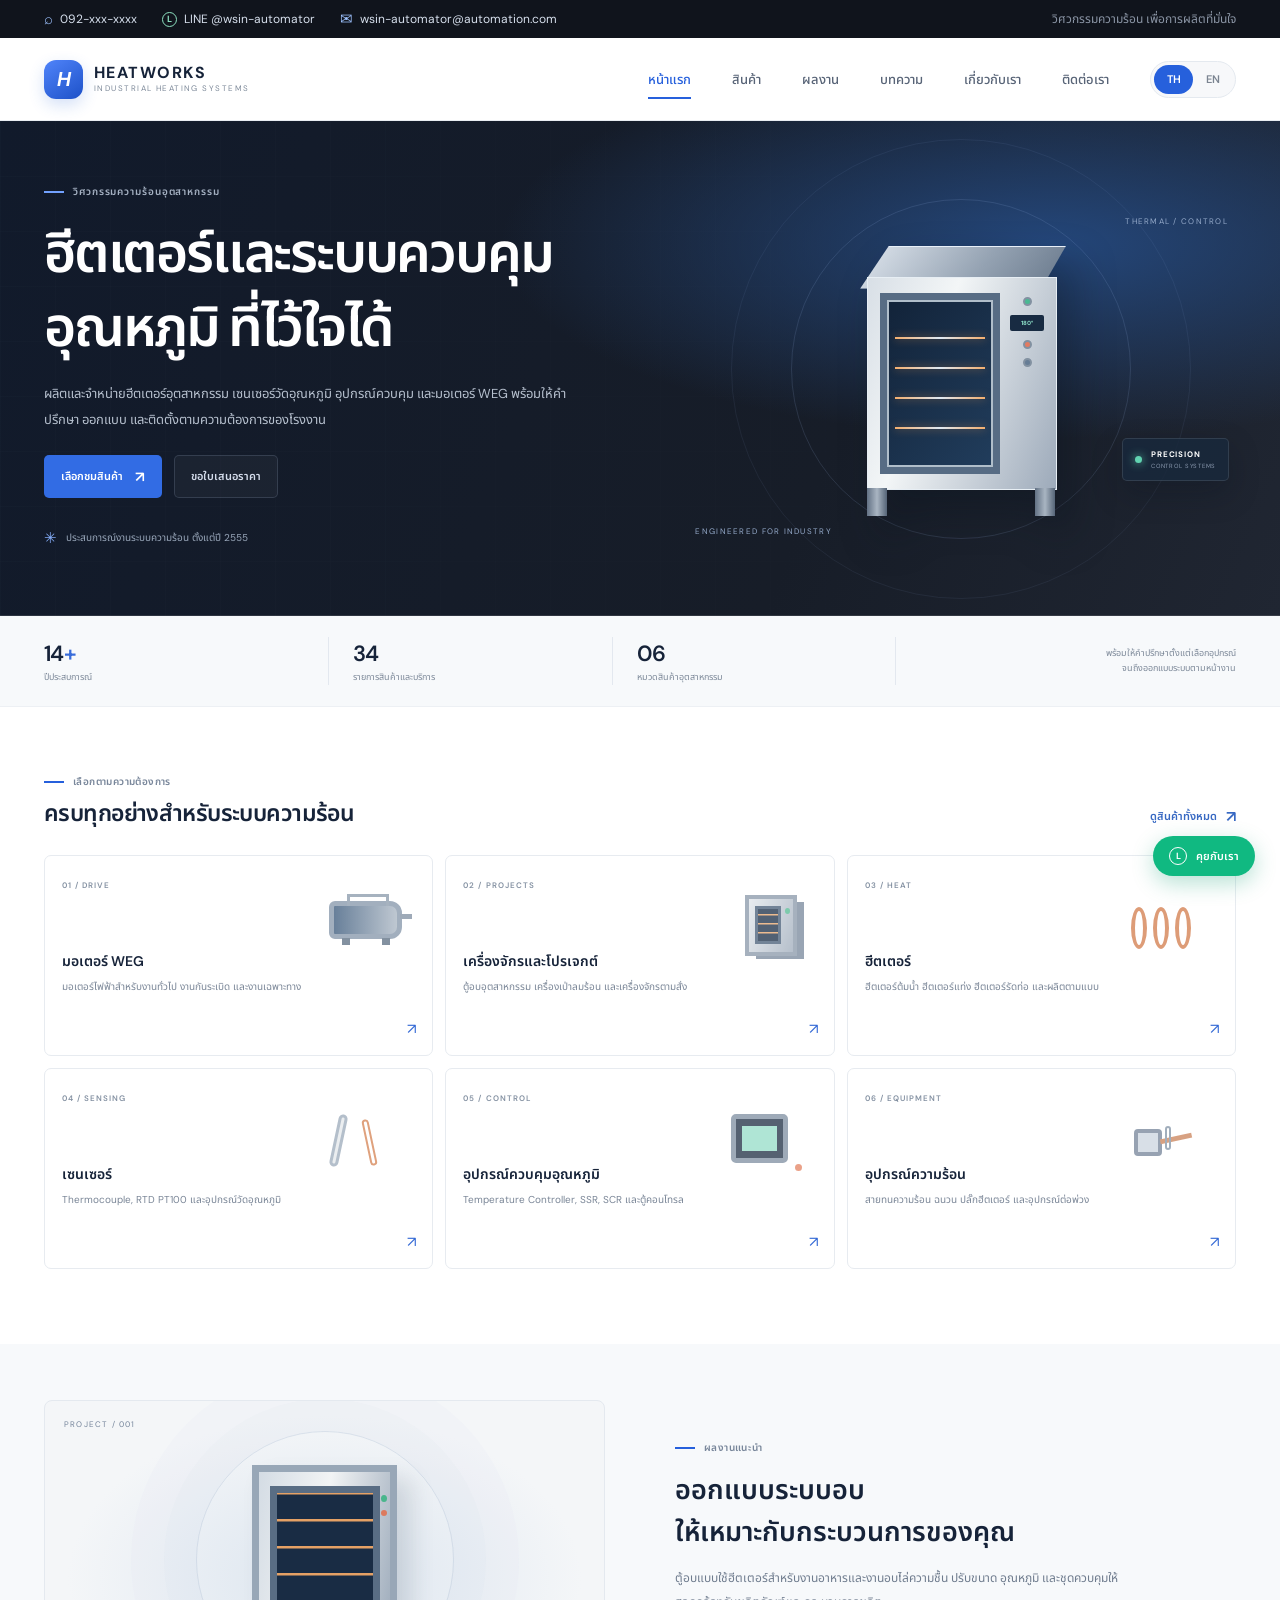
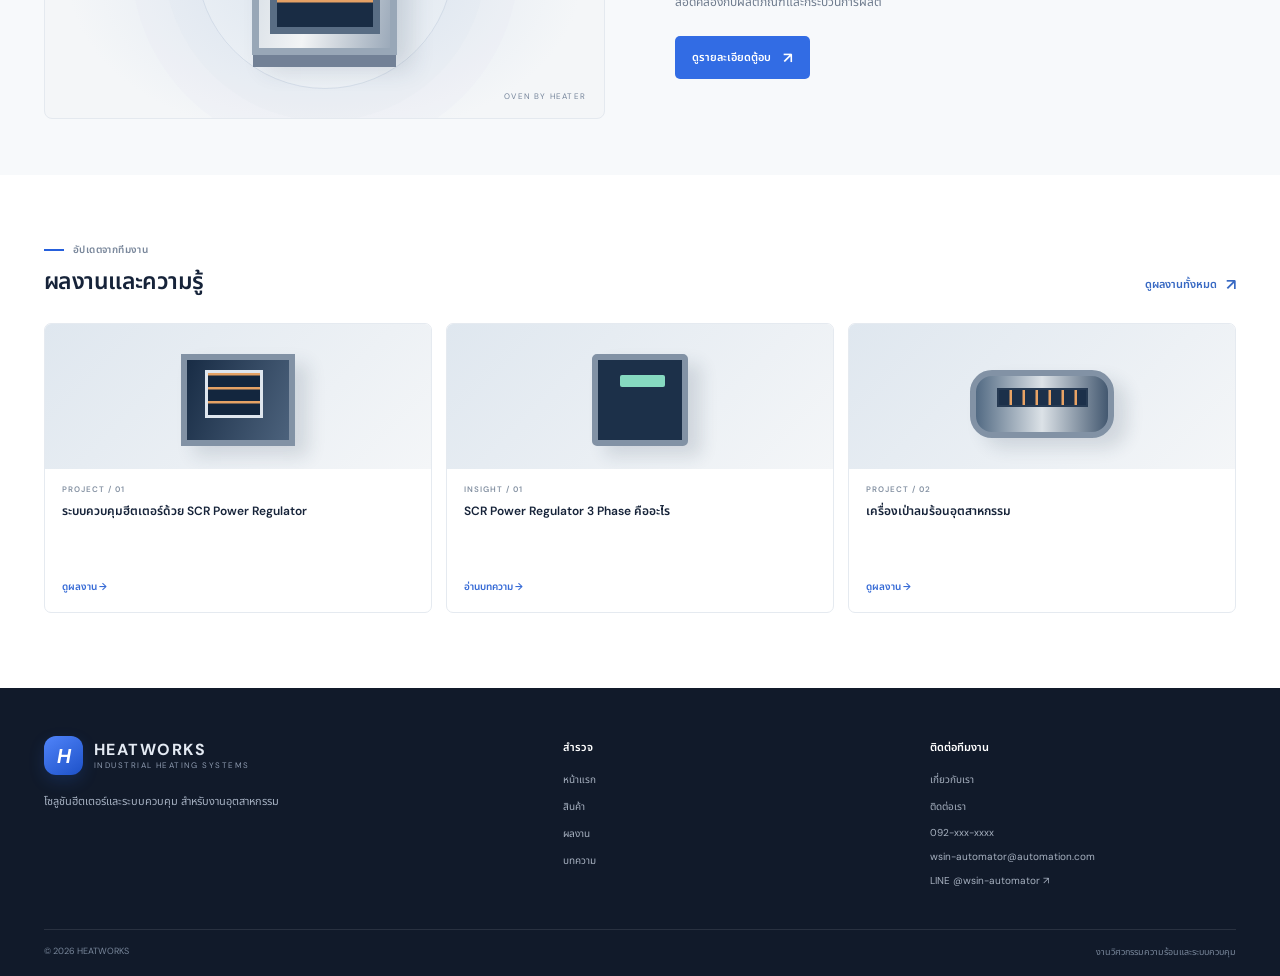
<file: index.html>
<!doctype html>
<html lang="th">
  <head>
    <meta charset="utf-8">
    <meta name="viewport" content="width=device-width, initial-scale=1">
    <meta name="theme-color" content="#101c32">
    <meta name="description" content="ฮีตเตอร์อุตสาหกรรม อุปกรณ์ควบคุมอุณหภูมิ และมอเตอร์ WEG พร้อมให้คำปรึกษาและออกแบบระบบ">
    <title>ฮีตเตอร์อุตสาหกรรมและระบบควบคุม | Heatworks</title>
    <link rel="preconnect" href="https://fonts.googleapis.com">
    <link rel="preconnect" href="https://fonts.gstatic.com" crossorigin>
    <link href="https://fonts.googleapis.com/css2?family=DM+Sans:wght@400;500;600;700&family=Noto+Sans+Thai:wght@400;500;600;700&display=swap" rel="stylesheet">
    <link rel="stylesheet" href="styles.css">
    <script src="site-page.js" defer></script>
  </head>
  <body data-page="home">
    <div id="site-header"></div>
    <main>
      <section class="home-hero">
        <div class="container home-hero-layout">
          <div class="home-hero-copy">
            <p class="eyebrow"><span></span><span data-th="วิศวกรรมความร้อนอุตสาหกรรม" data-en="Industrial thermal engineering">วิศวกรรมความร้อนอุตสาหกรรม</span></p>
            <h1 data-th="ฮีตเตอร์และระบบควบคุมอุณหภูมิ ที่ไว้ใจได้" data-en="Heating and temperature control you can rely on">ฮีตเตอร์และระบบควบคุมอุณหภูมิ ที่ไว้ใจได้</h1>
            <p data-th="ผลิตและจำหน่ายฮีตเตอร์อุตสาหกรรม เซนเซอร์วัดอุณหภูมิ อุปกรณ์ควบคุม และมอเตอร์ WEG พร้อมให้คำปรึกษา ออกแบบ และติดตั้งตามความต้องการของโรงงาน" data-en="Industrial heaters, temperature sensors, controls and WEG motors. We advise, design and install solutions to match your production requirements.">ผลิตและจำหน่ายฮีตเตอร์อุตสาหกรรม เซนเซอร์วัดอุณหภูมิ อุปกรณ์ควบคุม และมอเตอร์ WEG พร้อมให้คำปรึกษา ออกแบบ และติดตั้งตามความต้องการของโรงงาน</p>
            <div class="home-hero-actions">
              <a class="button-primary" href="products/"><span data-th="เลือกชมสินค้า" data-en="Explore products">เลือกชมสินค้า</span><span aria-hidden="true">↗</span></a>
              <a class="button-secondary" href="contact/" data-th="ขอใบเสนอราคา" data-en="Request a quote">ขอใบเสนอราคา</a>
            </div>
            <div class="home-proof"><span class="proof-stars" aria-hidden="true">✳</span><span data-th="ประสบการณ์งานระบบความร้อน ตั้งแต่ปี 2555" data-en="Thermal systems experience since 2012">ประสบการณ์งานระบบความร้อน ตั้งแต่ปี 2555</span></div>
          </div>
          <div class="home-hero-visual" aria-label="Industrial heating system illustration">
            <div class="visual-orbit orbit-one"></div><div class="visual-orbit orbit-two"></div>
            <span class="visual-tag tag-top">THERMAL / CONTROL</span>
            <div class="heater-visual">
              <div class="heater-top"></div><div class="heater-body">
                <div class="heater-window"><span></span><span></span><span></span><span></span></div>
                <div class="heater-controls"><i></i><b>180°</b><i></i><i></i></div>
              </div>
              <div class="heater-feet"><i></i><i></i></div>
            </div>
            <div class="visual-chip"><span class="chip-dot"></span><span><b>PRECISION</b><small>CONTROL SYSTEMS</small></span></div>
            <span class="visual-tag tag-bottom">ENGINEERED FOR INDUSTRY</span>
          </div>
        </div>
        <div class="hero-bottom-line"></div>
      </section>

      <section class="stats-band">
        <div class="container stats-inner">
          <div><strong>14<span>+</span></strong><span data-th="ปีประสบการณ์" data-en="Years of experience">ปีประสบการณ์</span></div>
          <div><strong>34</strong><span data-th="รายการสินค้าและบริการ" data-en="Products and services">รายการสินค้าและบริการ</span></div>
          <div><strong>06</strong><span data-th="หมวดสินค้าอุตสาหกรรม" data-en="Industrial categories">หมวดสินค้าอุตสาหกรรม</span></div>
          <div class="stats-note"><span data-th="พร้อมให้คำปรึกษาตั้งแต่เลือกอุปกรณ์<br>จนถึงออกแบบระบบตามหน้างาน" data-en="Support from product selection<br>to application-specific system design">พร้อมให้คำปรึกษาตั้งแต่เลือกอุปกรณ์<br>จนถึงออกแบบระบบตามหน้างาน</span></div>
        </div>
      </section>

      <section class="home-categories container">
        <div class="section-title-row">
          <div><p class="section-kicker"><span class="kicker-line"></span><span data-th="เลือกตามความต้องการ" data-en="Find what you need">เลือกตามความต้องการ</span></p><h2 data-th="ครบทุกอย่างสำหรับระบบความร้อน" data-en="Everything for your heating system">ครบทุกอย่างสำหรับระบบความร้อน</h2></div>
          <a class="text-link" href="products/"><span data-th="ดูสินค้าทั้งหมด" data-en="View all products">ดูสินค้าทั้งหมด</span><span aria-hidden="true">↗</span></a>
        </div>
        <div class="category-grid">
          <a class="category-tile" href="products/?filter=motors"><span class="tile-number">01 / DRIVE</span><span class="tile-art motor-art" aria-hidden="true"><i></i><b></b></span><h3 data-th="มอเตอร์ WEG" data-en="WEG Motors">มอเตอร์ WEG</h3><p data-th="มอเตอร์ไฟฟ้าสำหรับงานทั่วไป งานกันระเบิด และงานเฉพาะทาง" data-en="Motors for general, hazardous and specialized applications.">มอเตอร์ไฟฟ้าสำหรับงานทั่วไป งานกันระเบิด และงานเฉพาะทาง</p><span class="tile-arrow">↗</span></a>
          <a class="category-tile" href="products/?filter=projects"><span class="tile-number">02 / PROJECTS</span><span class="tile-art oven-art" aria-hidden="true"><i></i><b></b></span><h3 data-th="เครื่องจักรและโปรเจกต์" data-en="Machinery & projects">เครื่องจักรและโปรเจกต์</h3><p data-th="ตู้อบอุตสาหกรรม เครื่องเป่าลมร้อน และเครื่องจักรตามสั่ง" data-en="Industrial ovens, hot air blowers and custom machinery.">ตู้อบอุตสาหกรรม เครื่องเป่าลมร้อน และเครื่องจักรตามสั่ง</p><span class="tile-arrow">↗</span></a>
          <a class="category-tile" href="products/?filter=heaters"><span class="tile-number">03 / HEAT</span><span class="tile-art coil-art" aria-hidden="true"><i></i><b></b><em></em></span><h3 data-th="ฮีตเตอร์" data-en="Heaters">ฮีตเตอร์</h3><p data-th="ฮีตเตอร์ต้มน้ำ ฮีตเตอร์แท่ง ฮีตเตอร์รัดท่อ และผลิตตามแบบ" data-en="Immersion, cartridge, band heaters and custom designs.">ฮีตเตอร์ต้มน้ำ ฮีตเตอร์แท่ง ฮีตเตอร์รัดท่อ และผลิตตามแบบ</p><span class="tile-arrow">↗</span></a>
          <a class="category-tile" href="products/?filter=sensors"><span class="tile-number">04 / SENSING</span><span class="tile-art sensor-art" aria-hidden="true"><i></i><b></b></span><h3 data-th="เซนเซอร์" data-en="Sensors">เซนเซอร์</h3><p data-th="Thermocouple, RTD PT100 และอุปกรณ์วัดอุณหภูมิ" data-en="Thermocouples, RTD PT100 and temperature measurement.">Thermocouple, RTD PT100 และอุปกรณ์วัดอุณหภูมิ</p><span class="tile-arrow">↗</span></a>
          <a class="category-tile" href="products/?filter=control"><span class="tile-number">05 / CONTROL</span><span class="tile-art control-art" aria-hidden="true"><i></i><b></b></span><h3 data-th="อุปกรณ์ควบคุมอุณหภูมิ" data-en="Temperature controls">อุปกรณ์ควบคุมอุณหภูมิ</h3><p data-th="Temperature Controller, SSR, SCR และตู้คอนโทรล" data-en="Temperature controllers, SSR, SCR and control panels.">Temperature Controller, SSR, SCR และตู้คอนโทรล</p><span class="tile-arrow">↗</span></a>
          <a class="category-tile" href="products/?filter=equipment"><span class="tile-number">06 / EQUIPMENT</span><span class="tile-art equipment-art" aria-hidden="true"><i></i><b></b><em></em></span><h3 data-th="อุปกรณ์ความร้อน" data-en="Heating accessories">อุปกรณ์ความร้อน</h3><p data-th="สายทนความร้อน ฉนวน ปลั๊กฮีตเตอร์ และอุปกรณ์ต่อพ่วง" data-en="Heat-resistant cables, insulation, plugs and accessories.">สายทนความร้อน ฉนวน ปลั๊กฮีตเตอร์ และอุปกรณ์ต่อพ่วง</p><span class="tile-arrow">↗</span></a>
        </div>
      </section>

      <section class="home-feature">
        <div class="container home-feature-inner">
          <div class="feature-visual"><span class="feature-visual-ring"></span><span class="feature-visual-label">PROJECT / 001</span><div class="feature-oven"><i></i><b></b><em></em></div><span class="feature-visual-caption">OVEN BY HEATER</span></div>
          <div class="feature-copy"><p class="section-kicker"><span class="kicker-line"></span><span data-th="ผลงานแนะนำ" data-en="Featured project">ผลงานแนะนำ</span></p><h2 data-th="ออกแบบระบบอบ<br>ให้เหมาะกับกระบวนการของคุณ" data-en="Oven systems tailored<br>to your process">ออกแบบระบบอบ<br>ให้เหมาะกับกระบวนการของคุณ</h2><p data-th="ตู้อบแบบใช้ฮีตเตอร์สำหรับงานอาหารและงานอบไล่ความชื้น ปรับขนาด อุณหภูมิ และชุดควบคุมให้สอดคล้องกับผลิตภัณฑ์และกระบวนการผลิต" data-en="Heater-based ovens for food applications and moisture removal. Configure cabinet dimensions, temperatures and controls around your production process.">ตู้อบแบบใช้ฮีตเตอร์สำหรับงานอาหารและงานอบไล่ความชื้น ปรับขนาด อุณหภูมิ และชุดควบคุมให้สอดคล้องกับผลิตภัณฑ์และกระบวนการผลิต</p><a class="button-primary" href="products/industrial-oven/"><span data-th="ดูรายละเอียดตู้อบ" data-en="Explore the oven">ดูรายละเอียดตู้อบ</span><span aria-hidden="true">↗</span></a></div>
        </div>
      </section>

      <section class="home-latest container">
        <div class="section-title-row"><div><p class="section-kicker"><span class="kicker-line"></span><span data-th="อัปเดตจากทีมงาน" data-en="From our team">อัปเดตจากทีมงาน</span></p><h2 data-th="ผลงานและความรู้" data-en="Projects & insights">ผลงานและความรู้</h2></div><a class="text-link" href="projects/"><span data-th="ดูผลงานทั้งหมด" data-en="See all projects">ดูผลงานทั้งหมด</span><span aria-hidden="true">↗</span></a></div>
        <div class="latest-grid"><a class="latest-card" href="projects/"><span class="latest-art project-art-one"><i></i></span><span class="latest-label">PROJECT / 01</span><h3 data-th="ระบบควบคุมฮีตเตอร์ด้วย SCR Power Regulator" data-en="SCR Power Regulator heater control">ระบบควบคุมฮีตเตอร์ด้วย SCR Power Regulator</h3><span class="latest-more" data-th="ดูผลงาน →" data-en="View project →">ดูผลงาน →</span></a><a class="latest-card" href="articles/"><span class="latest-art project-art-two"><i></i></span><span class="latest-label">INSIGHT / 01</span><h3 data-th="SCR Power Regulator 3 Phase คืออะไร" data-en="What is a 3-phase SCR Power Regulator?">SCR Power Regulator 3 Phase คืออะไร</h3><span class="latest-more" data-th="อ่านบทความ →" data-en="Read article →">อ่านบทความ →</span></a><a class="latest-card" href="projects/"><span class="latest-art project-art-three"><i></i></span><span class="latest-label">PROJECT / 02</span><h3 data-th="เครื่องเป่าลมร้อนอุตสาหกรรม" data-en="Industrial hot air blower">เครื่องเป่าลมร้อนอุตสาหกรรม</h3><span class="latest-more" data-th="ดูผลงาน →" data-en="View project →">ดูผลงาน →</span></a></div>
      </section>
    </main>
    <div id="site-footer"></div>
  </body>
</html>
</file>
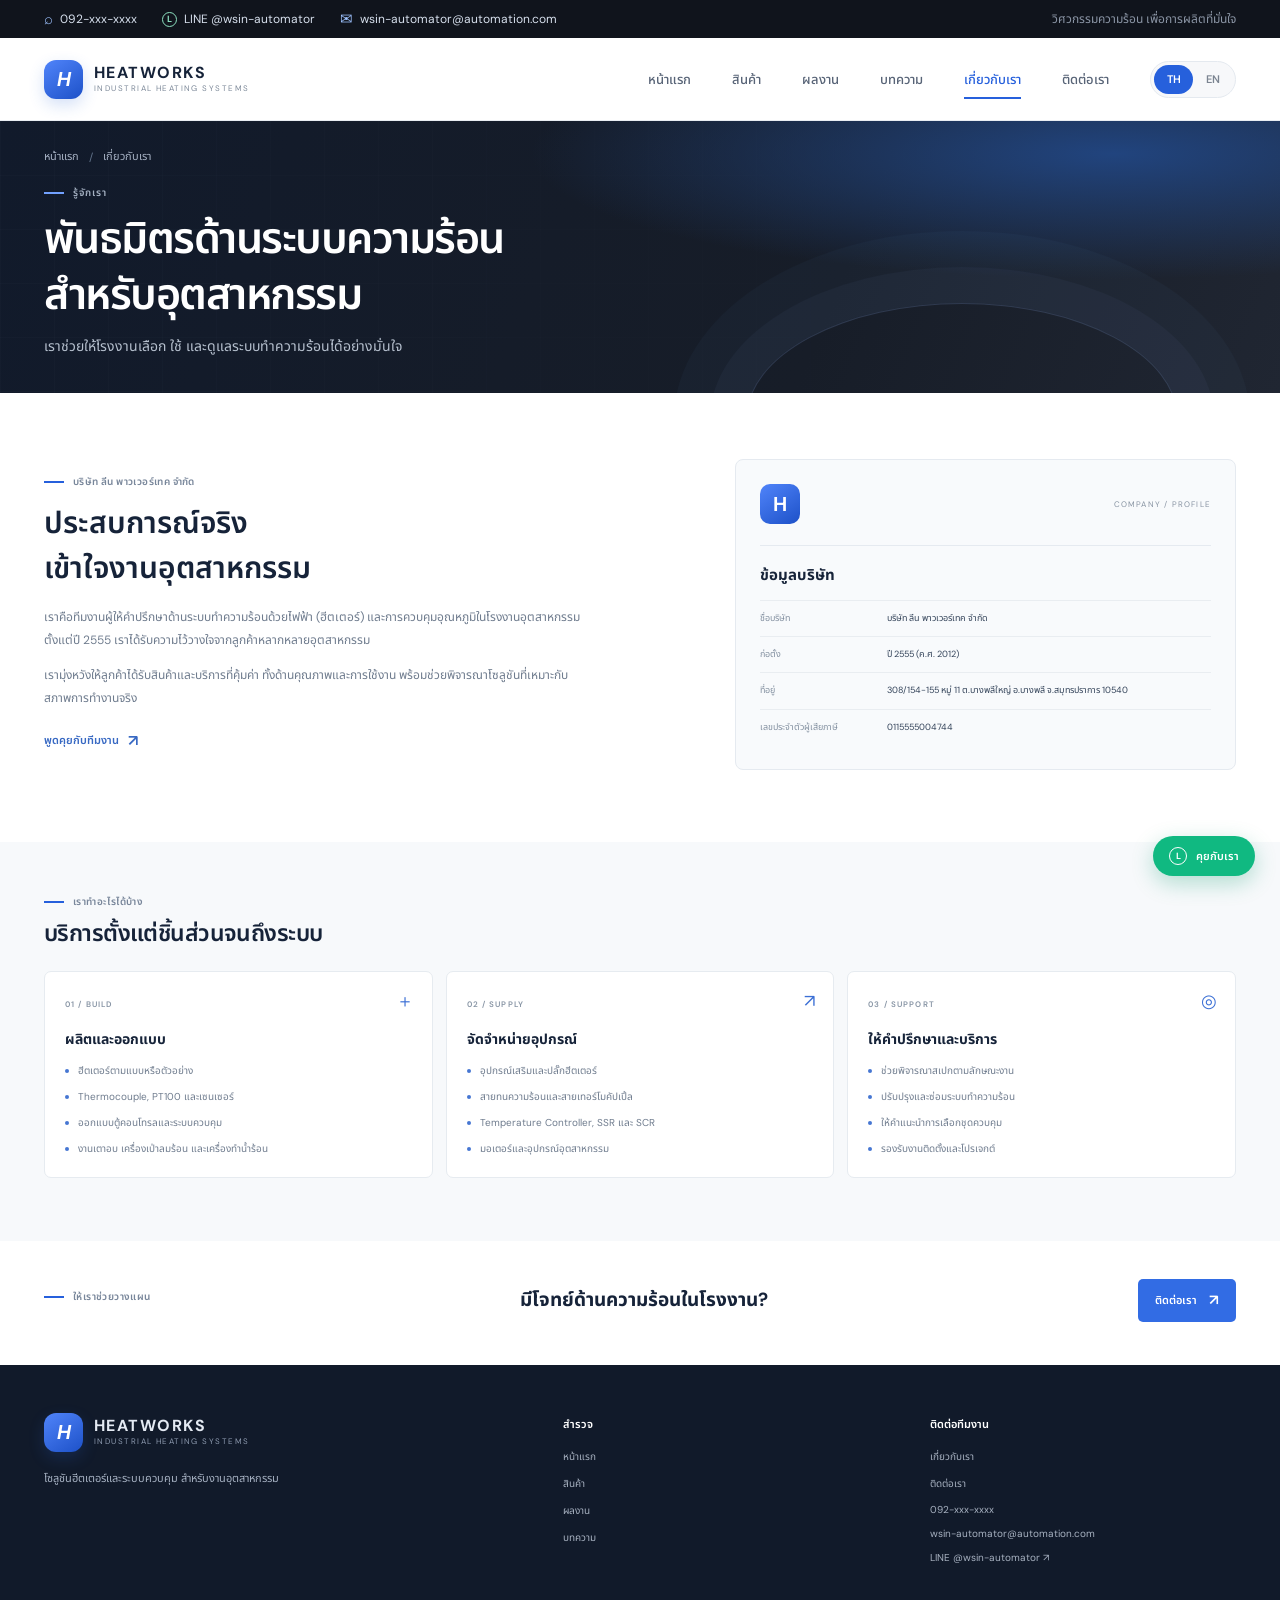
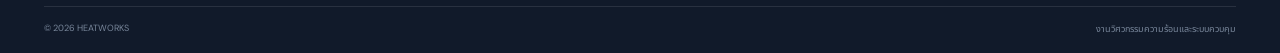
<file: about/index.html>
<!doctype html>
<html lang="th">
  <head>
    <meta charset="utf-8"><meta name="viewport" content="width=device-width, initial-scale=1">
    <meta name="theme-color" content="#101c32">
    <meta name="description" content="รู้จัก Heatworks และบริการด้านฮีตเตอร์ ระบบควบคุมอุณหภูมิ และโซลูชันความร้อนในโรงงาน">
    <title>เกี่ยวกับเรา | Heatworks</title>
    <link rel="preconnect" href="https://fonts.googleapis.com"><link rel="preconnect" href="https://fonts.gstatic.com" crossorigin>
    <link href="https://fonts.googleapis.com/css2?family=DM+Sans:wght@400;500;600;700&family=Noto+Sans+Thai:wght@400;500;600;700&display=swap" rel="stylesheet">
    <link rel="stylesheet" href="../styles.css"><script src="../site-page.js" defer></script>
  </head>
  <body data-page="about">
    <div id="site-header"></div>
    <main>
      <section class="page-hero page-hero-short"><div class="hero-grid" aria-hidden="true"></div><div class="container page-hero-content"><div class="breadcrumbs"><a href="../" data-th="หน้าแรก" data-en="Home">หน้าแรก</a><span>/</span><span data-th="เกี่ยวกับเรา" data-en="About">เกี่ยวกับเรา</span></div><p class="eyebrow"><span></span><span data-th="รู้จักเรา" data-en="Who we are">รู้จักเรา</span></p><h1 data-th="พันธมิตรด้านระบบความร้อน<br>สำหรับอุตสาหกรรม" data-en="Your partner in<br>industrial heating">พันธมิตรด้านระบบความร้อน<br>สำหรับอุตสาหกรรม</h1><p class="hero-subtitle" data-th="เราช่วยให้โรงงานเลือก ใช้ และดูแลระบบทำความร้อนได้อย่างมั่นใจ" data-en="We help industrial teams select, apply and maintain dependable heating systems.">เราช่วยให้โรงงานเลือก ใช้ และดูแลระบบทำความร้อนได้อย่างมั่นใจ</p></div></section>
      <section class="about-intro container">
        <div class="about-copy"><p class="section-kicker"><span class="kicker-line"></span><span data-th="บริษัท ลีน พาวเวอร์เทค จำกัด" data-en="LYN POWERTECH CO., LTD.">บริษัท ลีน พาวเวอร์เทค จำกัด</span></p><h2 data-th="ประสบการณ์จริง<br>เข้าใจงานอุตสาหกรรม" data-en="Practical experience<br>for industrial applications">ประสบการณ์จริง<br>เข้าใจงานอุตสาหกรรม</h2><p data-th="เราคือทีมงานผู้ให้คำปรึกษาด้านระบบทำความร้อนด้วยไฟฟ้า (ฮีตเตอร์) และการควบคุมอุณหภูมิในโรงงานอุตสาหกรรม ตั้งแต่ปี 2555 เราได้รับความไว้วางใจจากลูกค้าหลากหลายอุตสาหกรรม" data-en="We advise on electric heating and temperature control for industrial facilities. Since 2012, we have supported customers across a range of industries.">เราคือทีมงานผู้ให้คำปรึกษาด้านระบบทำความร้อนด้วยไฟฟ้า (ฮีตเตอร์) และการควบคุมอุณหภูมิในโรงงานอุตสาหกรรม ตั้งแต่ปี 2555 เราได้รับความไว้วางใจจากลูกค้าหลากหลายอุตสาหกรรม</p><p data-th="เรามุ่งหวังให้ลูกค้าได้รับสินค้าและบริการที่คุ้มค่า ทั้งด้านคุณภาพและการใช้งาน พร้อมช่วยพิจารณาโซลูชันที่เหมาะกับสภาพการทำงานจริง" data-en="Our goal is to deliver value in both product quality and application, helping customers find solutions suited to real operating conditions.">เรามุ่งหวังให้ลูกค้าได้รับสินค้าและบริการที่คุ้มค่า ทั้งด้านคุณภาพและการใช้งาน พร้อมช่วยพิจารณาโซลูชันที่เหมาะกับสภาพการทำงานจริง</p><a class="text-link" href="../contact/"><span data-th="พูดคุยกับทีมงาน" data-en="Talk with our team">พูดคุยกับทีมงาน</span><span aria-hidden="true">↗</span></a></div>
        <div class="company-card"><div class="company-card-top"><span class="company-symbol">H</span><span class="company-label">COMPANY / PROFILE</span></div><h2 data-th="ข้อมูลบริษัท" data-en="Company details">ข้อมูลบริษัท</h2><dl><div><dt data-th="ชื่อบริษัท" data-en="Company">ชื่อบริษัท</dt><dd data-th="บริษัท ลีน พาวเวอร์เทค จำกัด" data-en="LYN POWERTECH CO., LTD.">บริษัท ลีน พาวเวอร์เทค จำกัด</dd></div><div><dt data-th="ก่อตั้ง" data-en="Established">ก่อตั้ง</dt><dd data-th="ปี 2555 (ค.ศ. 2012)" data-en="2012">ปี 2555 (ค.ศ. 2012)</dd></div><div><dt data-th="ที่อยู่" data-en="Address">ที่อยู่</dt><dd data-th="308/154-155 หมู่ 11 ต.บางพลีใหญ่ อ.บางพลี จ.สมุทรปราการ 10540" data-en="308/154-155 Moo 11, Bang Phli Yai, Bang Phli, Samut Prakan 10540, Thailand">308/154-155 หมู่ 11 ต.บางพลีใหญ่ อ.บางพลี จ.สมุทรปราการ 10540</dd></div><div><dt data-th="เลขประจำตัวผู้เสียภาษี" data-en="Tax ID">เลขประจำตัวผู้เสียภาษี</dt><dd>0115555004744</dd></div></dl></div>
      </section>
      <section class="services-section"><div class="container"><div class="section-title-row"><div><p class="section-kicker"><span class="kicker-line"></span><span data-th="เราทำอะไรได้บ้าง" data-en="What we do">เราทำอะไรได้บ้าง</span></p><h2 data-th="บริการตั้งแต่ชิ้นส่วนจนถึงระบบ" data-en="From components to complete systems">บริการตั้งแต่ชิ้นส่วนจนถึงระบบ</h2></div></div><div class="service-grid"><article class="service-card"><span class="service-index">01 / BUILD</span><span class="service-icon">＋</span><h3 data-th="ผลิตและออกแบบ" data-en="Design & manufacture">ผลิตและออกแบบ</h3><ul><li data-th="ฮีตเตอร์ตามแบบหรือตัวอย่าง" data-en="Custom heaters to drawings or samples">ฮีตเตอร์ตามแบบหรือตัวอย่าง</li><li data-th="Thermocouple, PT100 และเซนเซอร์" data-en="Thermocouples, PT100 and sensors">Thermocouple, PT100 และเซนเซอร์</li><li data-th="ออกแบบตู้คอนโทรลและระบบควบคุม" data-en="Control panels and system design">ออกแบบตู้คอนโทรลและระบบควบคุม</li><li data-th="งานเตาอบ เครื่องเป่าลมร้อน และเครื่องทำน้ำร้อน" data-en="Ovens, hot air blowers and water heaters">งานเตาอบ เครื่องเป่าลมร้อน และเครื่องทำน้ำร้อน</li></ul></article><article class="service-card"><span class="service-index">02 / SUPPLY</span><span class="service-icon">↗</span><h3 data-th="จัดจำหน่ายอุปกรณ์" data-en="Supply & distribution">จัดจำหน่ายอุปกรณ์</h3><ul><li data-th="อุปกรณ์เสริมและปลั๊กฮีตเตอร์" data-en="Heater accessories and plugs">อุปกรณ์เสริมและปลั๊กฮีตเตอร์</li><li data-th="สายทนความร้อนและสายเทอร์โมคัปเปิ้ล" data-en="Heat-resistant and thermocouple cables">สายทนความร้อนและสายเทอร์โมคัปเปิ้ล</li><li data-th="Temperature Controller, SSR และ SCR" data-en="Temperature controllers, SSR and SCR">Temperature Controller, SSR และ SCR</li><li data-th="มอเตอร์และอุปกรณ์อุตสาหกรรม" data-en="Motors and industrial equipment">มอเตอร์และอุปกรณ์อุตสาหกรรม</li></ul></article><article class="service-card"><span class="service-index">03 / SUPPORT</span><span class="service-icon">◎</span><h3 data-th="ให้คำปรึกษาและบริการ" data-en="Consulting & service">ให้คำปรึกษาและบริการ</h3><ul><li data-th="ช่วยพิจารณาสเปกตามลักษณะงาน" data-en="Application-based specification support">ช่วยพิจารณาสเปกตามลักษณะงาน</li><li data-th="ปรับปรุงและซ่อมระบบทำความร้อน" data-en="Heating system upgrades and repair">ปรับปรุงและซ่อมระบบทำความร้อน</li><li data-th="ให้คำแนะนำการเลือกชุดควบคุม" data-en="Guidance on control selection">ให้คำแนะนำการเลือกชุดควบคุม</li><li data-th="รองรับงานติดตั้งและโปรเจกต์" data-en="Installation and project support">รองรับงานติดตั้งและโปรเจกต์</li></ul></article></div></div></section>
      <section class="about-cta container"><p class="section-kicker"><span class="kicker-line"></span><span data-th="ให้เราช่วยวางแผน" data-en="Plan with us">ให้เราช่วยวางแผน</span></p><h2 data-th="มีโจทย์ด้านความร้อนในโรงงาน?" data-en="Have a heating challenge?">มีโจทย์ด้านความร้อนในโรงงาน?</h2><a class="button-primary" href="../contact/"><span data-th="ติดต่อเรา" data-en="Contact us">ติดต่อเรา</span><span aria-hidden="true">↗</span></a></section>
    </main>
    <div id="site-footer"></div>
  </body>
</html>
</file>
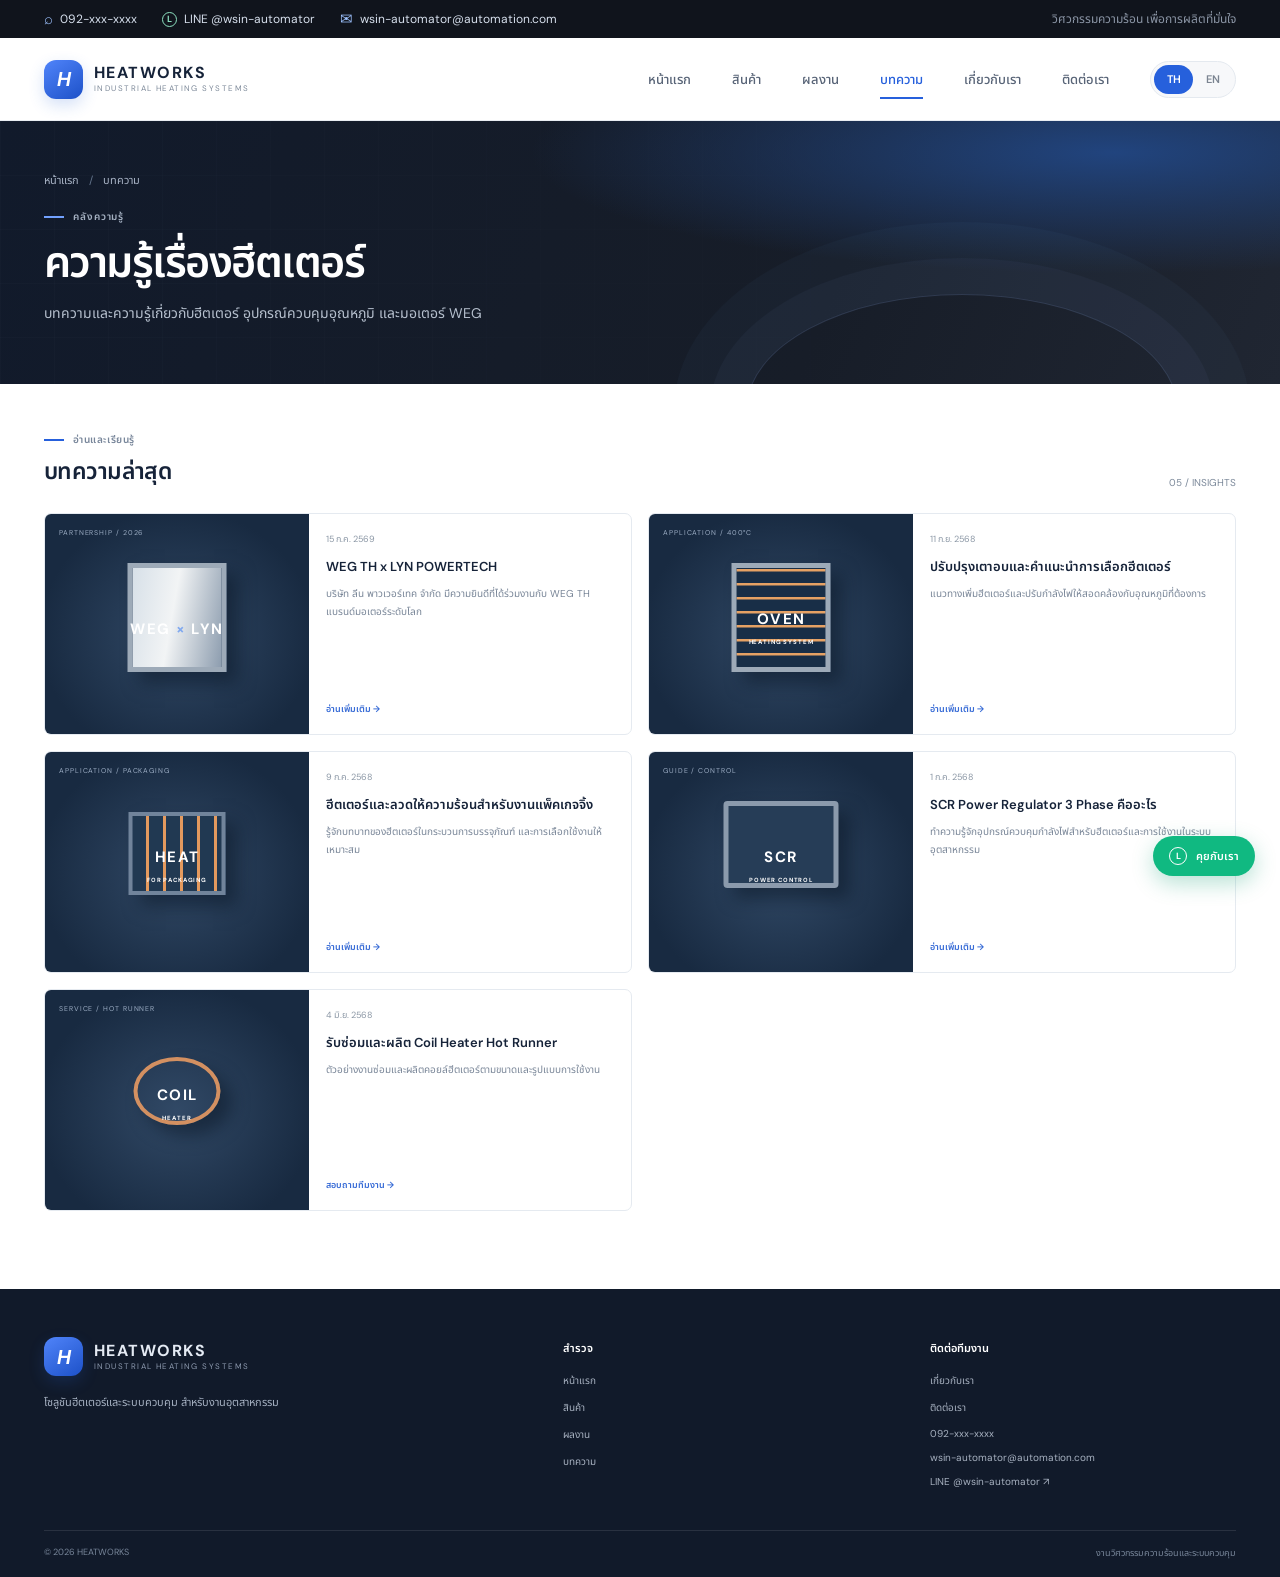
<file: articles/index.html>
<!doctype html>
<html lang="th">
  <head>
    <meta charset="utf-8"><meta name="viewport" content="width=device-width, initial-scale=1">
    <meta name="theme-color" content="#101c32">
    <meta name="description" content="บทความและความรู้เกี่ยวกับฮีตเตอร์ อุปกรณ์ควบคุมอุณหภูมิ และมอเตอร์อุตสาหกรรม">
    <title>บทความและความรู้ | Heatworks</title>
    <link rel="preconnect" href="https://fonts.googleapis.com"><link rel="preconnect" href="https://fonts.gstatic.com" crossorigin>
    <link href="https://fonts.googleapis.com/css2?family=DM+Sans:wght@400;500;600;700&family=Noto+Sans+Thai:wght@400;500;600;700&display=swap" rel="stylesheet">
    <link rel="stylesheet" href="../styles.css"><script src="../site-page.js" defer></script>
  </head>
  <body data-page="articles">
    <div id="site-header"></div>
    <main>
      <section class="page-hero page-hero-short"><div class="hero-grid" aria-hidden="true"></div><div class="container page-hero-content"><div class="breadcrumbs"><a href="../" data-th="หน้าแรก" data-en="Home">หน้าแรก</a><span>/</span><span data-th="บทความ" data-en="Articles">บทความ</span></div><p class="eyebrow"><span></span><span data-th="คลังความรู้" data-en="Knowledge center">คลังความรู้</span></p><h1 data-th="ความรู้เรื่องฮีตเตอร์" data-en="Heating insights">ความรู้เรื่องฮีตเตอร์</h1><p class="hero-subtitle" data-th="บทความและความรู้เกี่ยวกับฮีตเตอร์ อุปกรณ์ควบคุมอุณหภูมิ และมอเตอร์ WEG" data-en="Articles and insights on heaters, temperature controls and WEG motors.">บทความและความรู้เกี่ยวกับฮีตเตอร์ อุปกรณ์ควบคุมอุณหภูมิ และมอเตอร์ WEG</p></div></section>
      <section class="listing-section container">
        <div class="section-title-row"><div><p class="section-kicker"><span class="kicker-line"></span><span data-th="อ่านและเรียนรู้" data-en="Read & learn">อ่านและเรียนรู้</span></p><h2 data-th="บทความล่าสุด" data-en="Latest articles">บทความล่าสุด</h2></div><span class="listing-count">05 / INSIGHTS</span></div>
        <div class="article-grid">
          <article class="article-card article-featured"><a href="../contact/" class="article-art article-art-weg" aria-label="Contact us about WEG"><span>PARTNERSHIP / 2026</span><b>WEG<span>×</span>LYN</b></a><div class="article-copy"><time datetime="2026-07-15" data-th="15 ก.ค. 2569" data-en="15 Jul 2026">15 ก.ค. 2569</time><h2>WEG TH x LYN POWERTECH</h2><p data-th="บริษัท ลีน พาวเวอร์เทค จำกัด มีความยินดีที่ได้ร่วมงานกับ WEG TH แบรนด์มอเตอร์ระดับโลก" data-en="LYN POWERTECH is proud to work with WEG TH, a globally recognized motor manufacturer.">บริษัท ลีน พาวเวอร์เทค จำกัด มีความยินดีที่ได้ร่วมงานกับ WEG TH แบรนด์มอเตอร์ระดับโลก</p><a class="article-read" href="../contact/" data-th="อ่านเพิ่มเติม →" data-en="Read more →">อ่านเพิ่มเติม →</a></div></article>
          <article class="article-card"><a href="../products/industrial-oven/" class="article-art article-art-oven" aria-label="Explore oven products"><span>APPLICATION / 400°C</span><b>OVEN<br><small>HEATING SYSTEM</small></b></a><div class="article-copy"><time datetime="2025-09-11" data-th="11 ก.ย. 2568" data-en="11 Sep 2025">11 ก.ย. 2568</time><h2 data-th="ปรับปรุงเตาอบและคำแนะนำการเลือกฮีตเตอร์" data-en="Oven modifications and heater selection">ปรับปรุงเตาอบและคำแนะนำการเลือกฮีตเตอร์</h2><p data-th="แนวทางเพิ่มฮีตเตอร์และปรับกำลังไฟให้สอดคล้องกับอุณหภูมิที่ต้องการ" data-en="A look at heater upgrades and adjusting capacity for target temperatures.">แนวทางเพิ่มฮีตเตอร์และปรับกำลังไฟให้สอดคล้องกับอุณหภูมิที่ต้องการ</p><a class="article-read" href="../products/industrial-oven/" data-th="อ่านเพิ่มเติม →" data-en="Read more →">อ่านเพิ่มเติม →</a></div></article>
          <article class="article-card"><a href="../products/" class="article-art article-art-pack" aria-label="Explore packaging heaters"><span>APPLICATION / PACKAGING</span><b>HEAT<br><small>FOR PACKAGING</small></b></a><div class="article-copy"><time datetime="2025-07-09" data-th="9 ก.ค. 2568" data-en="9 Jul 2025">9 ก.ค. 2568</time><h2 data-th="ฮีตเตอร์และลวดให้ความร้อนสำหรับงานแพ็คเกจจิ้ง" data-en="Heaters for packaging applications">ฮีตเตอร์และลวดให้ความร้อนสำหรับงานแพ็คเกจจิ้ง</h2><p data-th="รู้จักบทบาทของฮีตเตอร์ในกระบวนการบรรจุภัณฑ์ และการเลือกใช้งานให้เหมาะสม" data-en="Learn how heating elements support packaging processes and how to select suitable components.">รู้จักบทบาทของฮีตเตอร์ในกระบวนการบรรจุภัณฑ์ และการเลือกใช้งานให้เหมาะสม</p><a class="article-read" href="../products/" data-th="อ่านเพิ่มเติม →" data-en="Read more →">อ่านเพิ่มเติม →</a></div></article>
          <article class="article-card"><a href="../products/" class="article-art article-art-scr" aria-label="Explore SCR controls"><span>GUIDE / CONTROL</span><b>SCR<br><small>POWER CONTROL</small></b></a><div class="article-copy"><time datetime="2025-07-01" data-th="1 ก.ค. 2568" data-en="1 Jul 2025">1 ก.ค. 2568</time><h2>SCR Power Regulator 3 Phase คืออะไร</h2><p data-th="ทำความรู้จักอุปกรณ์ควบคุมกำลังไฟสำหรับฮีตเตอร์และการใช้งานในระบบอุตสาหกรรม" data-en="An introduction to power controllers for industrial heater systems.">ทำความรู้จักอุปกรณ์ควบคุมกำลังไฟสำหรับฮีตเตอร์และการใช้งานในระบบอุตสาหกรรม</p><a class="article-read" href="../products/" data-th="อ่านเพิ่มเติม →" data-en="Read more →">อ่านเพิ่มเติม →</a></div></article>
          <article class="article-card"><a href="../contact/" class="article-art article-art-coil" aria-label="Ask about coil heater repair"><span>SERVICE / HOT RUNNER</span><b>COIL<br><small>HEATER</small></b></a><div class="article-copy"><time datetime="2025-06-04" data-th="4 มิ.ย. 2568" data-en="4 Jun 2025">4 มิ.ย. 2568</time><h2 data-th="รับซ่อมและผลิต Coil Heater Hot Runner" data-en="Coil Heater Hot Runner repair and production">รับซ่อมและผลิต Coil Heater Hot Runner</h2><p data-th="ตัวอย่างงานซ่อมและผลิตคอยล์ฮีตเตอร์ตามขนาดและรูปแบบการใช้งาน" data-en="An example of coil heater repair and manufacturing to suit application requirements.">ตัวอย่างงานซ่อมและผลิตคอยล์ฮีตเตอร์ตามขนาดและรูปแบบการใช้งาน</p><a class="article-read" href="../contact/" data-th="สอบถามทีมงาน →" data-en="Ask our team →">สอบถามทีมงาน →</a></div></article>
        </div>
      </section>
    </main>
    <div id="site-footer"></div>
  </body>
</html>
</file>
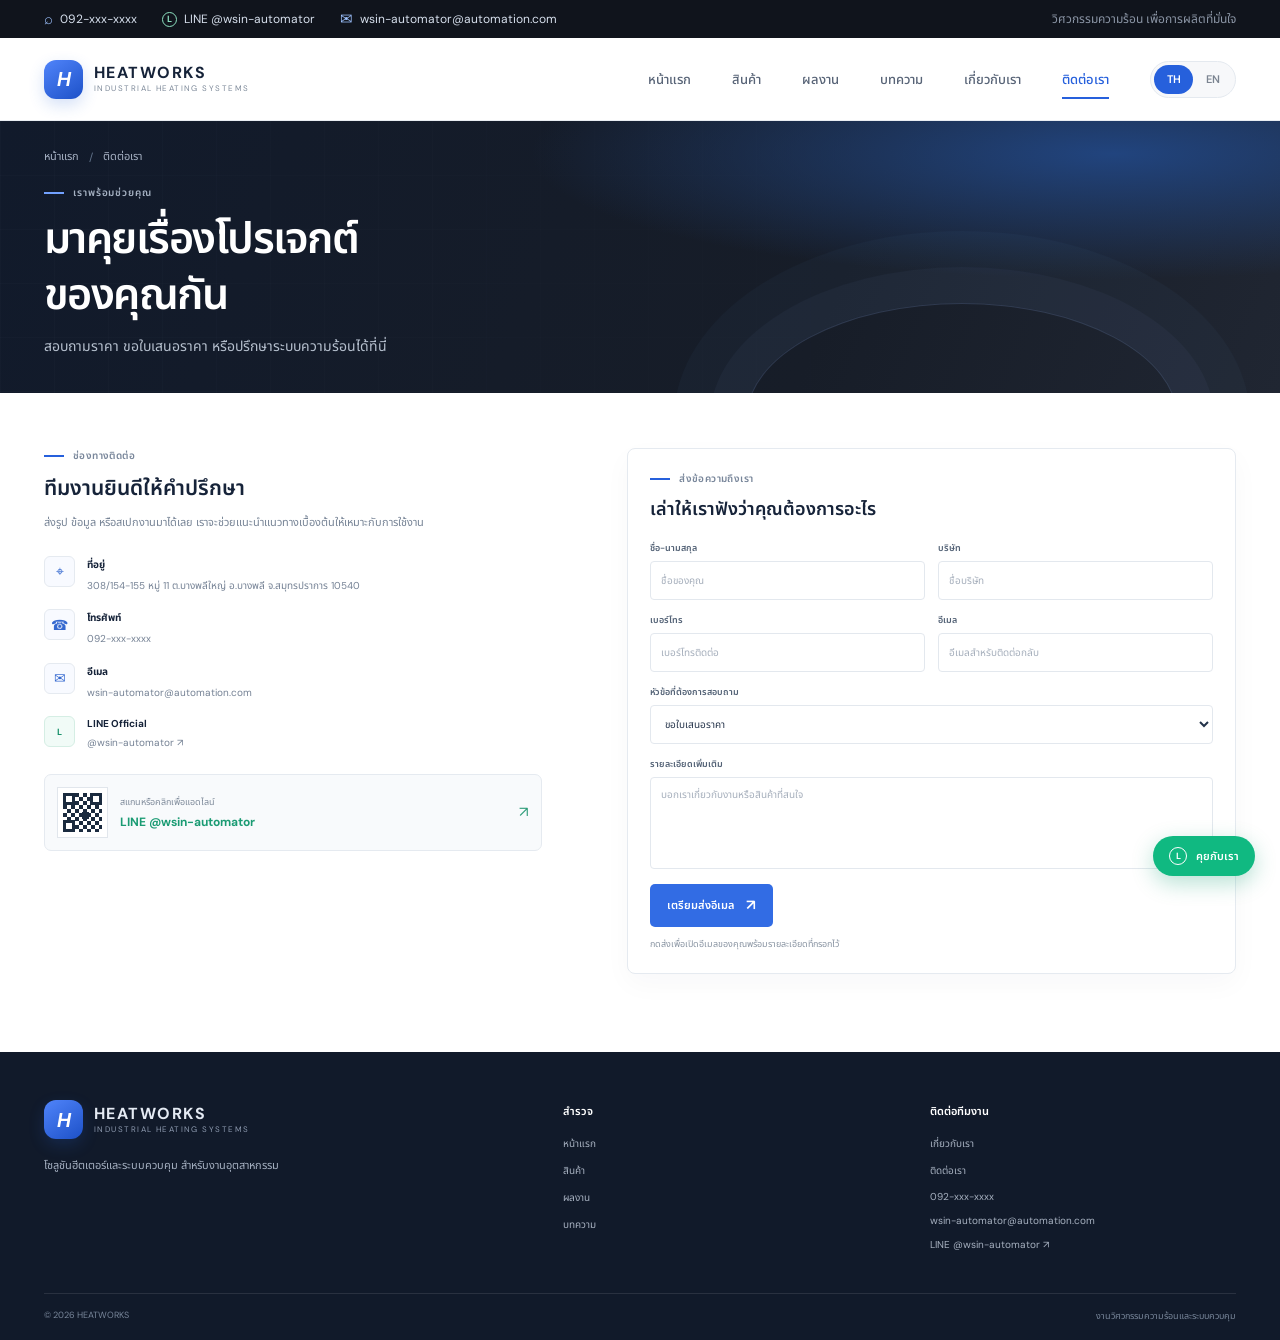
<file: contact/index.html>
<!doctype html>
<html lang="th">
  <head>
    <meta charset="utf-8"><meta name="viewport" content="width=device-width, initial-scale=1">
    <meta name="theme-color" content="#101c32">
    <meta name="description" content="ติดต่อ Heatworks เพื่อสอบถามราคา ขอใบเสนอราคา หรือปรึกษาระบบความร้อน">
    <title>ติดต่อเรา | Heatworks</title>
    <link rel="preconnect" href="https://fonts.googleapis.com"><link rel="preconnect" href="https://fonts.gstatic.com" crossorigin>
    <link href="https://fonts.googleapis.com/css2?family=DM+Sans:wght@400;500;600;700&family=Noto+Sans+Thai:wght@400;500;600;700&display=swap" rel="stylesheet">
    <link rel="stylesheet" href="../styles.css"><script src="../site-page.js" defer></script>
  </head>
  <body data-page="contact">
    <div id="site-header"></div>
    <main>
      <section class="page-hero page-hero-short"><div class="hero-grid" aria-hidden="true"></div><div class="container page-hero-content"><div class="breadcrumbs"><a href="../" data-th="หน้าแรก" data-en="Home">หน้าแรก</a><span>/</span><span data-th="ติดต่อเรา" data-en="Contact">ติดต่อเรา</span></div><p class="eyebrow"><span></span><span data-th="เราพร้อมช่วยคุณ" data-en="Here to help">เราพร้อมช่วยคุณ</span></p><h1 data-th="มาคุยเรื่องโปรเจกต์<br>ของคุณกัน" data-en="Let's talk about<br>your project">มาคุยเรื่องโปรเจกต์<br>ของคุณกัน</h1><p class="hero-subtitle" data-th="สอบถามราคา ขอใบเสนอราคา หรือปรึกษาระบบความร้อนได้ที่นี่" data-en="Ask about pricing, request a quote or discuss your heating system.">สอบถามราคา ขอใบเสนอราคา หรือปรึกษาระบบความร้อนได้ที่นี่</p></div></section>
      <section class="contact-section container">
        <div class="contact-details"><p class="section-kicker"><span class="kicker-line"></span><span data-th="ช่องทางติดต่อ" data-en="Contact details">ช่องทางติดต่อ</span></p><h2 data-th="ทีมงานยินดีให้คำปรึกษา" data-en="Our team is ready to help">ทีมงานยินดีให้คำปรึกษา</h2><p class="contact-intro" data-th="ส่งรูป ข้อมูล หรือสเปกงานมาได้เลย เราจะช่วยแนะนำแนวทางเบื้องต้นให้เหมาะกับการใช้งาน" data-en="Share your photos, requirements or specifications and we can help you explore suitable options.">ส่งรูป ข้อมูล หรือสเปกงานมาได้เลย เราจะช่วยแนะนำแนวทางเบื้องต้นให้เหมาะกับการใช้งาน</p>
          <div class="contact-info-list">
            <div class="contact-info-item"><span class="contact-info-icon">⌖</span><div><strong data-th="ที่อยู่" data-en="Address">ที่อยู่</strong><p data-th="308/154-155 หมู่ 11 ต.บางพลีใหญ่ อ.บางพลี จ.สมุทรปราการ 10540" data-en="308/154-155 Moo 11, Bang Phli Yai, Bang Phli, Samut Prakan 10540, Thailand">308/154-155 หมู่ 11 ต.บางพลีใหญ่ อ.บางพลี จ.สมุทรปราการ 10540</p></div></div>
            <div class="contact-info-item"><span class="contact-info-icon">☎</span><div><strong data-th="โทรศัพท์" data-en="Phone">โทรศัพท์</strong><span>092-xxx-xxxx</span></div></div>
            <div class="contact-info-item"><span class="contact-info-icon">✉</span><div><strong data-th="อีเมล" data-en="Email">อีเมล</strong><a href="mailto:wsin-automator@automation.com">wsin-automator@automation.com</a></div></div>
            <div class="contact-info-item"><span class="contact-info-icon line-info-icon">L</span><div><strong data-th="LINE Official" data-en="LINE Official">LINE Official</strong><a href="https://line.me/R/ti/p/@wsin-automator" target="_blank" rel="noreferrer">@wsin-automator ↗</a></div></div>
          </div>
          <a class="line-contact-card" href="https://line.me/R/ti/p/@wsin-automator" target="_blank" rel="noreferrer"><span class="line-qr" aria-hidden="true"><i></i><i></i><i></i><b></b></span><span><small data-th="สแกนหรือคลิกเพื่อแอดไลน์" data-en="Scan or click to add us on LINE">สแกนหรือคลิกเพื่อแอดไลน์</small><strong>LINE @wsin-automator</strong></span><span class="line-card-arrow">↗</span></a>
        </div>
        <form class="contact-form" data-contact-form>
          <p class="section-kicker"><span class="kicker-line"></span><span data-th="ส่งข้อความถึงเรา" data-en="Send us a message">ส่งข้อความถึงเรา</span></p><h2 data-th="เล่าให้เราฟังว่าคุณต้องการอะไร" data-en="Tell us what you need">เล่าให้เราฟังว่าคุณต้องการอะไร</h2>
          <div class="form-grid">
            <label><span data-th="ชื่อ-นามสกุล" data-en="Full name">ชื่อ-นามสกุล</span><input name="name" autocomplete="name" required data-placeholder-th="ชื่อของคุณ" data-placeholder-en="Your name" placeholder="ชื่อของคุณ"></label>
            <label><span data-th="บริษัท" data-en="Company">บริษัท</span><input name="company" autocomplete="organization" data-placeholder-th="ชื่อบริษัท" data-placeholder-en="Company name" placeholder="ชื่อบริษัท"></label>
            <label><span data-th="เบอร์โทร" data-en="Phone">เบอร์โทร</span><input name="phone" type="tel" autocomplete="tel" data-placeholder-th="เบอร์โทรติดต่อ" data-placeholder-en="Phone number" placeholder="เบอร์โทรติดต่อ"></label>
            <label><span data-th="อีเมล" data-en="Email">อีเมล</span><input name="email" type="email" autocomplete="email" required data-placeholder-th="อีเมลสำหรับติดต่อกลับ" data-placeholder-en="Email address" placeholder="อีเมลสำหรับติดต่อกลับ"></label>
            <label class="form-wide"><span data-th="หัวข้อที่ต้องการสอบถาม" data-en="What can we help with?">หัวข้อที่ต้องการสอบถาม</span><select name="subject"><option value="quote" data-th="ขอใบเสนอราคา" data-en="Request a quote">ขอใบเสนอราคา</option><option value="product" data-th="สอบถามสินค้า" data-en="Product inquiry">สอบถามสินค้า</option><option value="project" data-th="ปรึกษาโปรเจกต์" data-en="Project consultation">ปรึกษาโปรเจกต์</option><option value="other" data-th="อื่นๆ" data-en="Other">อื่นๆ</option></select></label>
            <label class="form-wide"><span data-th="รายละเอียดเพิ่มเติม" data-en="Details">รายละเอียดเพิ่มเติม</span><textarea name="message" rows="5" data-placeholder-th="บอกเราเกี่ยวกับงานหรือสินค้าที่สนใจ" data-placeholder-en="Tell us about your project or the product you need" placeholder="บอกเราเกี่ยวกับงานหรือสินค้าที่สนใจ"></textarea></label>
          </div>
          <button type="submit" class="button-primary"><span data-th="เตรียมส่งอีเมล" data-en="Prepare email">เตรียมส่งอีเมล</span><span aria-hidden="true">↗</span></button>
          <p class="form-note" data-form-note data-th="กดส่งเพื่อเปิดอีเมลของคุณพร้อมรายละเอียดที่กรอกไว้" data-en="Submit to open your email app with the details you entered.">กดส่งเพื่อเปิดอีเมลของคุณพร้อมรายละเอียดที่กรอกไว้</p>
        </form>
      </section>
    </main>
    <div id="site-footer"></div>
  </body>
</html>
</file>
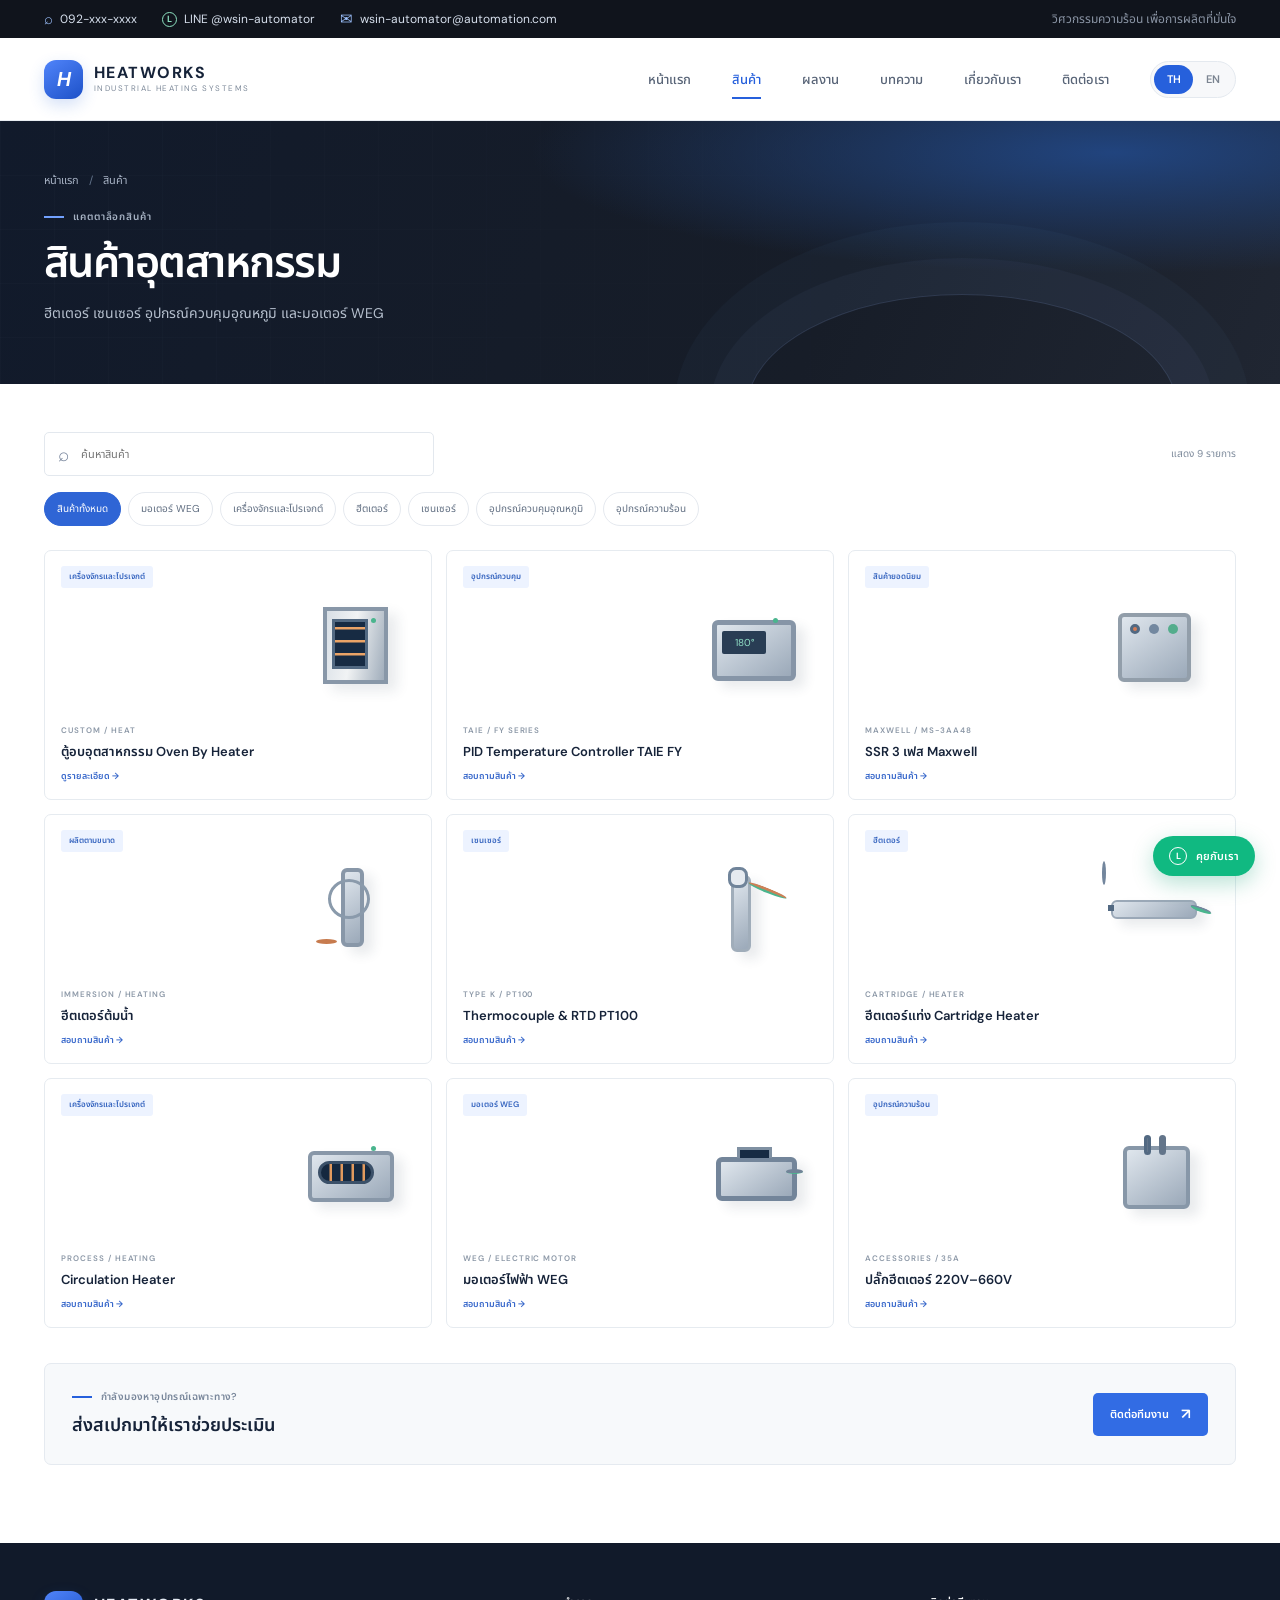
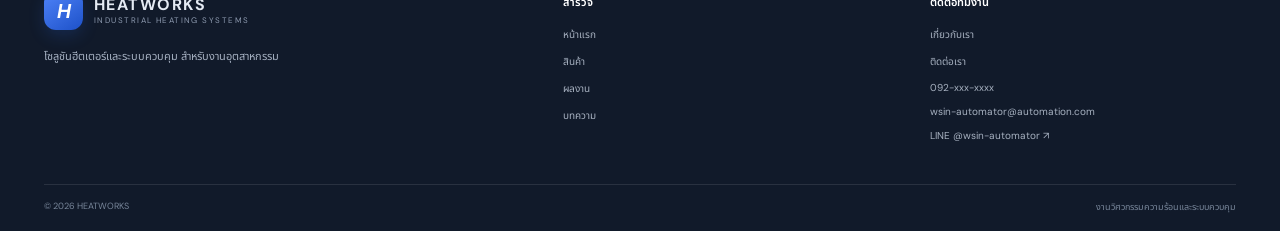
<file: products/index.html>
<!doctype html>
<html lang="th">
  <head>
    <meta charset="utf-8">
    <meta name="viewport" content="width=device-width, initial-scale=1">
    <meta name="theme-color" content="#101c32">
    <meta name="description" content="เลือกชมฮีตเตอร์ เซนเซอร์ อุปกรณ์ควบคุมอุณหภูมิ มอเตอร์ และเครื่องจักรอุตสาหกรรม">
    <title>สินค้าอุตสาหกรรม | Heatworks</title>
    <link rel="preconnect" href="https://fonts.googleapis.com"><link rel="preconnect" href="https://fonts.gstatic.com" crossorigin>
    <link href="https://fonts.googleapis.com/css2?family=DM+Sans:wght@400;500;600;700&family=Noto+Sans+Thai:wght@400;500;600;700&display=swap" rel="stylesheet">
    <link rel="stylesheet" href="../styles.css"><script src="../site-page.js" defer></script>
  </head>
  <body data-page="products">
    <div id="site-header"></div>
    <main>
      <section class="page-hero page-hero-short"><div class="hero-grid" aria-hidden="true"></div><div class="container page-hero-content"><div class="breadcrumbs"><a href="../" data-th="หน้าแรก" data-en="Home">หน้าแรก</a><span>/</span><span data-th="สินค้า" data-en="Products">สินค้า</span></div><p class="eyebrow"><span></span><span data-th="แคตตาล็อกสินค้า" data-en="Product catalog">แคตตาล็อกสินค้า</span></p><h1 data-th="สินค้าอุตสาหกรรม" data-en="Industrial products">สินค้าอุตสาหกรรม</h1><p class="hero-subtitle" data-th="ฮีตเตอร์ เซนเซอร์ อุปกรณ์ควบคุมอุณหภูมิ และมอเตอร์ WEG" data-en="Heaters, sensors, temperature controls and WEG motors">ฮีตเตอร์ เซนเซอร์ อุปกรณ์ควบคุมอุณหภูมิ และมอเตอร์ WEG</p></div></section>
      <section class="catalog-section container">
        <div class="catalog-toolbar"><label class="catalog-search"><span aria-hidden="true">⌕</span><input type="search" data-search placeholder="ค้นหาสินค้า" data-placeholder-th="ค้นหาสินค้า" data-placeholder-en="Search products" aria-label="Search products"></label><p class="result-count" data-result-count></p></div>
        <div class="filter-chips" role="group" aria-label="Product categories">
          <button type="button" class="is-active" data-filter="all" data-th="สินค้าทั้งหมด" data-en="All products">สินค้าทั้งหมด</button>
          <button type="button" data-filter="motors" data-th="มอเตอร์ WEG" data-en="WEG Motors">มอเตอร์ WEG</button>
          <button type="button" data-filter="projects" data-th="เครื่องจักรและโปรเจกต์" data-en="Machinery & projects">เครื่องจักรและโปรเจกต์</button>
          <button type="button" data-filter="heaters" data-th="ฮีตเตอร์" data-en="Heaters">ฮีตเตอร์</button>
          <button type="button" data-filter="sensors" data-th="เซนเซอร์" data-en="Sensors">เซนเซอร์</button>
          <button type="button" data-filter="control" data-th="อุปกรณ์ควบคุมอุณหภูมิ" data-en="Temperature controls">อุปกรณ์ควบคุมอุณหภูมิ</button>
          <button type="button" data-filter="equipment" data-th="อุปกรณ์ความร้อน" data-en="Heating accessories">อุปกรณ์ความร้อน</button>
        </div>
        <div class="catalog-grid">
          <a class="catalog-card catalog-oven" data-category="projects" data-searchable="ตู้อบอุตสาหกรรม oven heater industrial oven" href="industrial-oven/"><span class="catalog-tag" data-th="เครื่องจักรและโปรเจกต์" data-en="Machinery & projects">เครื่องจักรและโปรเจกต์</span><span class="catalog-art"><i></i><b></b></span><span class="catalog-meta">CUSTOM / HEAT</span><h2 data-th="ตู้อบอุตสาหกรรม Oven By Heater" data-en="Industrial Oven By Heater">ตู้อบอุตสาหกรรม Oven By Heater</h2><span class="catalog-link" data-th="ดูรายละเอียด →" data-en="View details →">ดูรายละเอียด →</span></a>
          <a class="catalog-card" data-category="control" data-searchable="pid temperature controller taie fy controller" href="#contact"><span class="catalog-tag" data-th="อุปกรณ์ควบคุม" data-en="Controls">อุปกรณ์ควบคุม</span><span class="catalog-art art-controller"><i>180°</i><b></b></span><span class="catalog-meta">TAIE / FY SERIES</span><h2>PID Temperature Controller TAIE FY</h2><span class="catalog-link" data-th="สอบถามสินค้า →" data-en="Ask about this →">สอบถามสินค้า →</span></a>
          <a class="catalog-card" data-category="control" data-searchable="ssr solid state relay maxwell 3 phase" href="#contact"><span class="catalog-tag" data-th="สินค้ายอดนิยม" data-en="Popular">สินค้ายอดนิยม</span><span class="catalog-art art-relay"><i></i><b></b><em></em></span><span class="catalog-meta">MAXWELL / MS-3AA48</span><h2 data-th="SSR 3 เฟส Maxwell" data-en="Maxwell 3-phase SSR">SSR 3 เฟส Maxwell</h2><span class="catalog-link" data-th="สอบถามสินค้า →" data-en="Ask about this →">สอบถามสินค้า →</span></a>
          <a class="catalog-card" data-category="heaters" data-searchable="ฮีตเตอร์ต้มน้ำ immersion heater custom" href="#contact"><span class="catalog-tag" data-th="ผลิตตามขนาด" data-en="Made to order">ผลิตตามขนาด</span><span class="catalog-art art-immersion"><i></i><b></b><em></em></span><span class="catalog-meta">IMMERSION / HEATING</span><h2 data-th="ฮีตเตอร์ต้มน้ำ" data-en="Immersion Heater">ฮีตเตอร์ต้มน้ำ</h2><span class="catalog-link" data-th="สอบถามสินค้า →" data-en="Ask about this →">สอบถามสินค้า →</span></a>
          <a class="catalog-card" data-category="sensors" data-searchable="thermocouple rtd pt100 sensor" href="#contact"><span class="catalog-tag" data-th="เซนเซอร์" data-en="Sensors">เซนเซอร์</span><span class="catalog-art art-sensor"><i></i><b></b></span><span class="catalog-meta">TYPE K / PT100</span><h2>Thermocouple &amp; RTD PT100</h2><span class="catalog-link" data-th="สอบถามสินค้า →" data-en="Ask about this →">สอบถามสินค้า →</span></a>
          <a class="catalog-card" data-category="heaters" data-searchable="cartridge heater ฮีตเตอร์แท่ง" href="#contact"><span class="catalog-tag" data-th="ฮีตเตอร์" data-en="Heaters">ฮีตเตอร์</span><span class="catalog-art art-cartridge"><i></i><b></b><em></em></span><span class="catalog-meta">CARTRIDGE / HEATER</span><h2 data-th="ฮีตเตอร์แท่ง Cartridge Heater" data-en="Cartridge Heater">ฮีตเตอร์แท่ง Cartridge Heater</h2><span class="catalog-link" data-th="สอบถามสินค้า →" data-en="Ask about this →">สอบถามสินค้า →</span></a>
          <a class="catalog-card" data-category="projects" data-searchable="circulation heater เครื่องจักร" href="#contact"><span class="catalog-tag" data-th="เครื่องจักรและโปรเจกต์" data-en="Machinery & projects">เครื่องจักรและโปรเจกต์</span><span class="catalog-art art-circulation"><i></i><b></b></span><span class="catalog-meta">PROCESS / HEATING</span><h2>Circulation Heater</h2><span class="catalog-link" data-th="สอบถามสินค้า →" data-en="Ask about this →">สอบถามสินค้า →</span></a>
          <a class="catalog-card" data-category="motors" data-searchable="weg motor มอเตอร์ไฟฟ้า" href="#contact"><span class="catalog-tag" data-th="มอเตอร์ WEG" data-en="WEG Motors">มอเตอร์ WEG</span><span class="catalog-art art-motor"><i></i><b></b><em></em></span><span class="catalog-meta">WEG / ELECTRIC MOTOR</span><h2 data-th="มอเตอร์ไฟฟ้า WEG" data-en="WEG Electric Motor">มอเตอร์ไฟฟ้า WEG</h2><span class="catalog-link" data-th="สอบถามสินค้า →" data-en="Ask about this →">สอบถามสินค้า →</span></a>
          <a class="catalog-card" data-category="equipment" data-searchable="heater plug สายทนความร้อน accessories" href="#contact"><span class="catalog-tag" data-th="อุปกรณ์ความร้อน" data-en="Heating accessories">อุปกรณ์ความร้อน</span><span class="catalog-art art-plug"><i></i><b></b></span><span class="catalog-meta">ACCESSORIES / 35A</span><h2 data-th="ปลั๊กฮีตเตอร์ 220V–660V" data-en="Heater Plug 220V–660V">ปลั๊กฮีตเตอร์ 220V–660V</h2><span class="catalog-link" data-th="สอบถามสินค้า →" data-en="Ask about this →">สอบถามสินค้า →</span></a>
        </div>
        <p class="no-results" data-no-results hidden data-th="ไม่พบสินค้าที่ตรงกับคำค้น" data-en="No products match your search">ไม่พบสินค้าที่ตรงกับคำค้น</p>
        <section class="catalog-cta" id="contact"><div><p class="section-kicker"><span class="kicker-line"></span><span data-th="กำลังมองหาอุปกรณ์เฉพาะทาง?" data-en="Need a specific component?">กำลังมองหาอุปกรณ์เฉพาะทาง?</span></p><h2 data-th="ส่งสเปกมาให้เราช่วยประเมิน" data-en="Share your specs with our team">ส่งสเปกมาให้เราช่วยประเมิน</h2></div><a class="button-primary" href="../contact/"><span data-th="ติดต่อทีมงาน" data-en="Contact our team">ติดต่อทีมงาน</span><span aria-hidden="true">↗</span></a></section>
      </section>
    </main>
    <div id="site-footer"></div>
  </body>
</html>
</file>
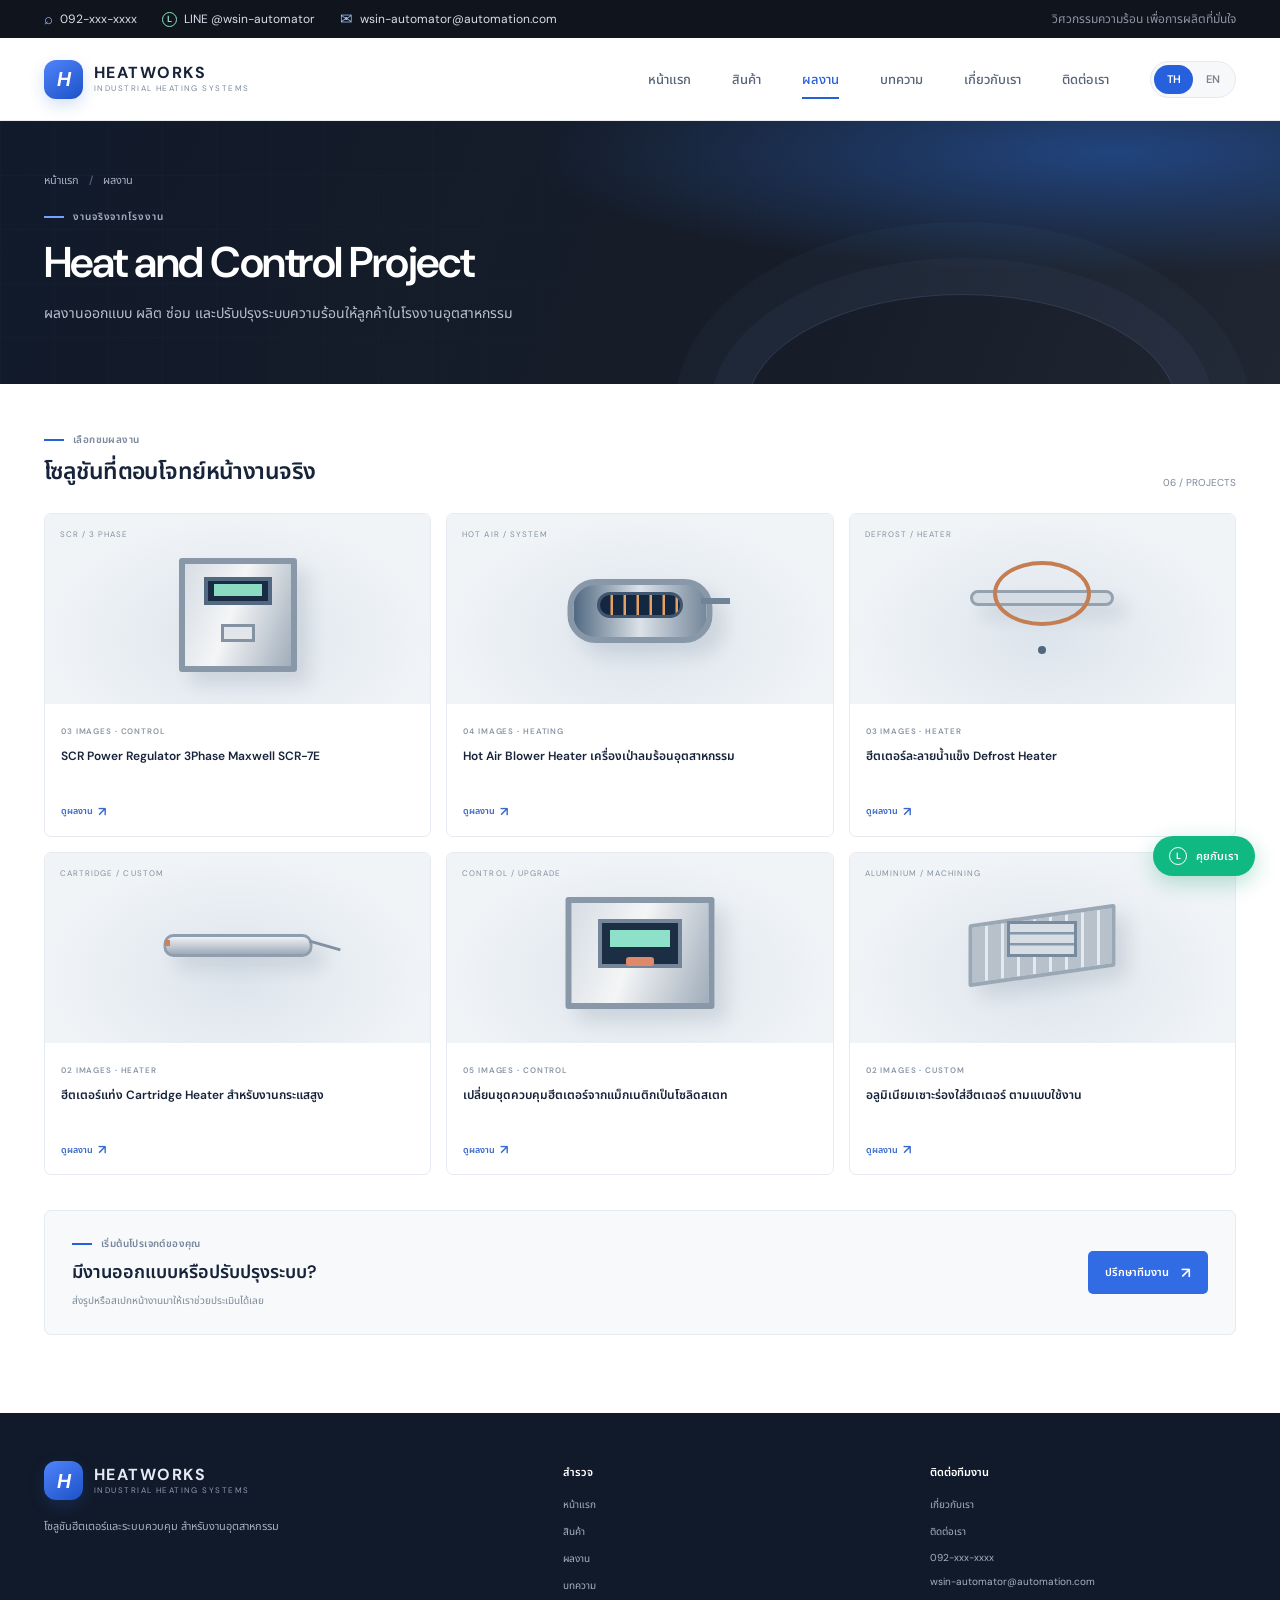
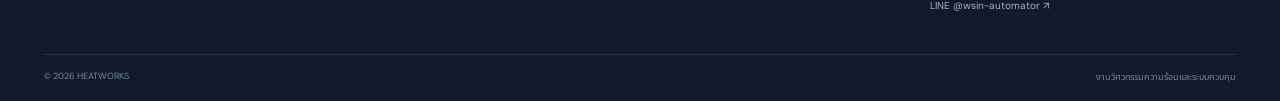
<file: projects/index.html>
<!doctype html>
<html lang="th">
  <head>
    <meta charset="utf-8"><meta name="viewport" content="width=device-width, initial-scale=1">
    <meta name="theme-color" content="#101c32">
    <meta name="description" content="ผลงานออกแบบ ผลิต ซ่อม และปรับปรุงระบบความร้อนสำหรับโรงงานอุตสาหกรรม">
    <title>ผลงานระบบความร้อน | Heatworks</title>
    <link rel="preconnect" href="https://fonts.googleapis.com"><link rel="preconnect" href="https://fonts.gstatic.com" crossorigin>
    <link href="https://fonts.googleapis.com/css2?family=DM+Sans:wght@400;500;600;700&family=Noto+Sans+Thai:wght@400;500;600;700&display=swap" rel="stylesheet">
    <link rel="stylesheet" href="../styles.css"><script src="../site-page.js" defer></script>
  </head>
  <body data-page="projects">
    <div id="site-header"></div>
    <main>
      <section class="page-hero page-hero-short"><div class="hero-grid" aria-hidden="true"></div><div class="container page-hero-content"><div class="breadcrumbs"><a href="../" data-th="หน้าแรก" data-en="Home">หน้าแรก</a><span>/</span><span data-th="ผลงาน" data-en="Projects">ผลงาน</span></div><p class="eyebrow"><span></span><span data-th="งานจริงจากโรงงาน" data-en="Built for real production">งานจริงจากโรงงาน</span></p><h1 data-th="Heat and Control Project" data-en="Heat and Control Projects">Heat and Control Project</h1><p class="hero-subtitle" data-th="ผลงานออกแบบ ผลิต ซ่อม และปรับปรุงระบบความร้อนให้ลูกค้าในโรงงานอุตสาหกรรม" data-en="Heating systems designed, built, repaired and upgraded for industrial clients.">ผลงานออกแบบ ผลิต ซ่อม และปรับปรุงระบบความร้อนให้ลูกค้าในโรงงานอุตสาหกรรม</p></div></section>
      <section class="listing-section container">
        <div class="section-title-row"><div><p class="section-kicker"><span class="kicker-line"></span><span data-th="เลือกชมผลงาน" data-en="Selected work">เลือกชมผลงาน</span></p><h2 data-th="โซลูชันที่ตอบโจทย์หน้างานจริง" data-en="Solutions for real-world applications">โซลูชันที่ตอบโจทย์หน้างานจริง</h2></div><span class="listing-count">06 / PROJECTS</span></div>
        <div class="project-grid">
          <a class="project-card" href="../products/"><div class="project-card-art art-control-project"><span>SCR / 3 PHASE</span><i></i><b></b><em></em></div><div class="project-card-info"><span class="project-count">03 IMAGES <span>·</span> CONTROL</span><h3>SCR Power Regulator 3Phase Maxwell SCR-7E</h3><span class="project-view" data-th="ดูผลงาน" data-en="View project">ดูผลงาน</span></div></a>
          <a class="project-card" href="../products/"><div class="project-card-art art-blower-project"><span>HOT AIR / SYSTEM</span><i></i><b></b><em></em></div><div class="project-card-info"><span class="project-count">04 IMAGES <span>·</span> HEATING</span><h3 data-th="Hot Air Blower Heater เครื่องเป่าลมร้อนอุตสาหกรรม" data-en="Hot Air Blower Heater">Hot Air Blower Heater เครื่องเป่าลมร้อนอุตสาหกรรม</h3><span class="project-view" data-th="ดูผลงาน" data-en="View project">ดูผลงาน</span></div></a>
          <a class="project-card" href="../products/"><div class="project-card-art art-defrost-project"><span>DEFROST / HEATER</span><i></i><b></b></div><div class="project-card-info"><span class="project-count">03 IMAGES <span>·</span> HEATER</span><h3 data-th="ฮีตเตอร์ละลายน้ำแข็ง Defrost Heater" data-en="Defrost Heater">ฮีตเตอร์ละลายน้ำแข็ง Defrost Heater</h3><span class="project-view" data-th="ดูผลงาน" data-en="View project">ดูผลงาน</span></div></a>
          <a class="project-card" href="../products/"><div class="project-card-art art-cartridge-project"><span>CARTRIDGE / CUSTOM</span><i></i><b></b><em></em></div><div class="project-card-info"><span class="project-count">02 IMAGES <span>·</span> HEATER</span><h3 data-th="ฮีตเตอร์แท่ง Cartridge Heater สำหรับงานกระแสสูง" data-en="High-current Cartridge Heater">ฮีตเตอร์แท่ง Cartridge Heater สำหรับงานกระแสสูง</h3><span class="project-view" data-th="ดูผลงาน" data-en="View project">ดูผลงาน</span></div></a>
          <a class="project-card" href="../products/"><div class="project-card-art art-panel-project"><span>CONTROL / UPGRADE</span><i></i><b></b><em></em></div><div class="project-card-info"><span class="project-count">05 IMAGES <span>·</span> CONTROL</span><h3 data-th="เปลี่ยนชุดควบคุมฮีตเตอร์จากแม็กเนติกเป็นโซลิดสเตท" data-en="Upgrading heater controls to solid state">เปลี่ยนชุดควบคุมฮีตเตอร์จากแม็กเนติกเป็นโซลิดสเตท</h3><span class="project-view" data-th="ดูผลงาน" data-en="View project">ดูผลงาน</span></div></a>
          <a class="project-card" href="../products/"><div class="project-card-art art-aluminium-project"><span>ALUMINIUM / MACHINING</span><i></i><b></b></div><div class="project-card-info"><span class="project-count">02 IMAGES <span>·</span> CUSTOM</span><h3 data-th="อลูมิเนียมเซาะร่องใส่ฮีตเตอร์ ตามแบบใช้งาน" data-en="Custom machined aluminum heater block">อลูมิเนียมเซาะร่องใส่ฮีตเตอร์ ตามแบบใช้งาน</h3><span class="project-view" data-th="ดูผลงาน" data-en="View project">ดูผลงาน</span></div></a>
        </div>
        <div class="project-cta"><div><p class="section-kicker"><span class="kicker-line"></span><span data-th="เริ่มต้นโปรเจกต์ของคุณ" data-en="Start your project">เริ่มต้นโปรเจกต์ของคุณ</span></p><h2 data-th="มีงานออกแบบหรือปรับปรุงระบบ?" data-en="Planning a system upgrade?">มีงานออกแบบหรือปรับปรุงระบบ?</h2><p data-th="ส่งรูปหรือสเปกหน้างานมาให้เราช่วยประเมินได้เลย" data-en="Send us your photos or requirements for an initial review.">ส่งรูปหรือสเปกหน้างานมาให้เราช่วยประเมินได้เลย</p></div><a class="button-primary" href="../contact/"><span data-th="ปรึกษาทีมงาน" data-en="Talk to our team">ปรึกษาทีมงาน</span><span aria-hidden="true">↗</span></a></div>
      </section>
    </main>
    <div id="site-footer"></div>
  </body>
</html>
</file>
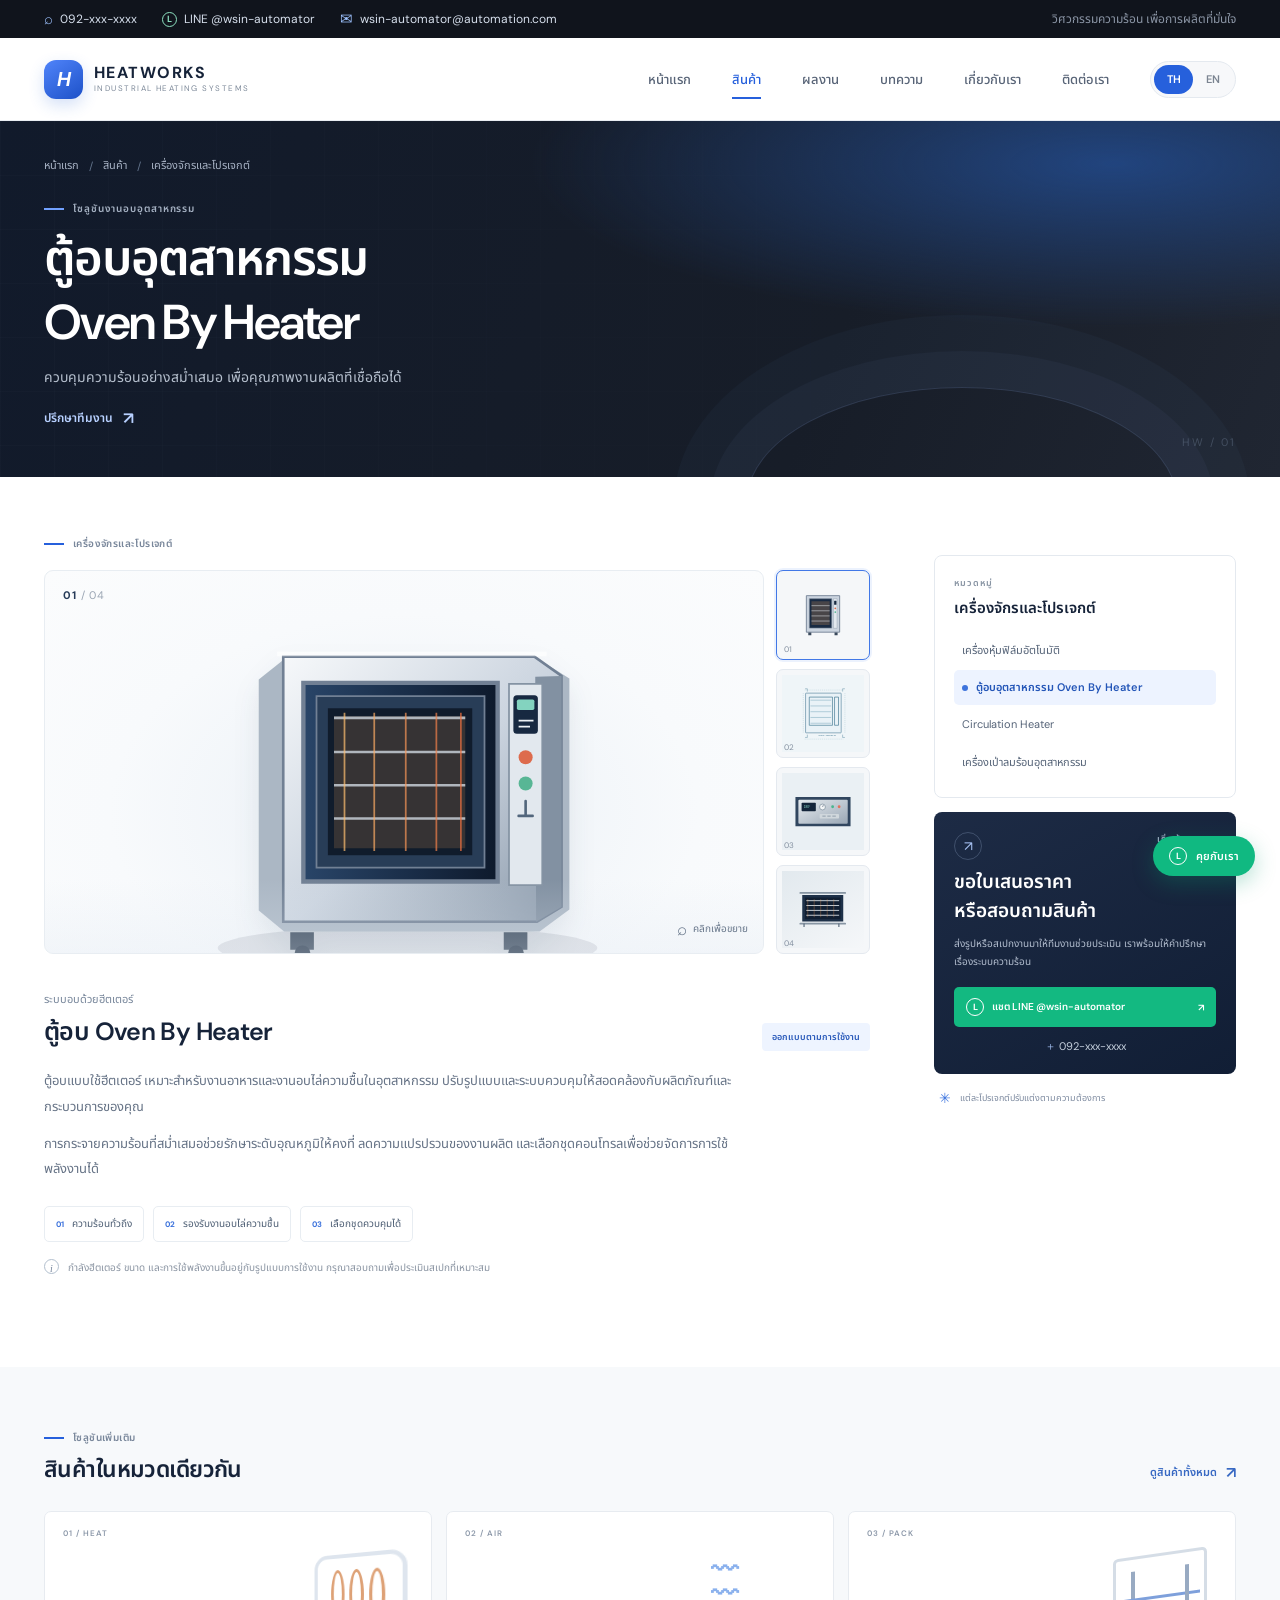
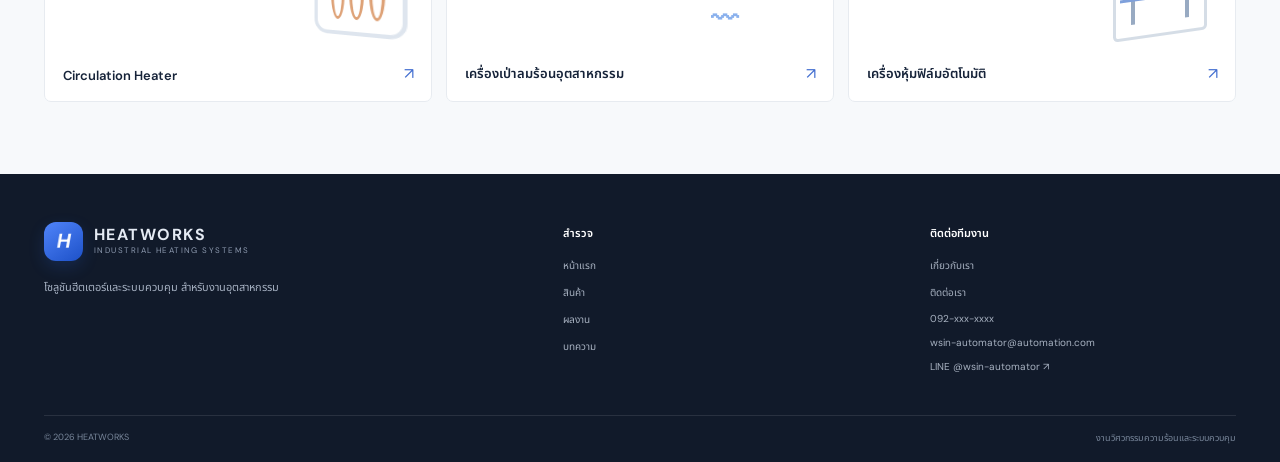
<file: products/industrial-oven/index.html>
<!doctype html>
<html lang="th">
  <head>
    <meta charset="utf-8">
    <meta name="viewport" content="width=device-width, initial-scale=1">
    <meta name="theme-color" content="#101c32">
    <meta name="description" content="ตู้อบอุตสาหกรรมระบบฮีตเตอร์ ออกแบบตามการใช้งานจริง พร้อมระบบควบคุมอุณหภูมิ">
    <title>ตู้อบอุตสาหกรรม Oven By Heater | Heatworks</title>
    <link rel="preconnect" href="https://fonts.googleapis.com">
    <link rel="preconnect" href="https://fonts.gstatic.com" crossorigin>
    <link href="https://fonts.googleapis.com/css2?family=DM+Sans:wght@400;500;600;700&family=Noto+Sans+Thai:wght@400;500;600;700&display=swap" rel="stylesheet">
    <link rel="stylesheet" href="../../styles.css">
    <script src="../../script.js" defer></script>
  </head>
  <body>
    <div class="topbar">
      <div class="container topbar-inner">
        <div class="topbar-contact">
          <span><span class="topbar-icon" aria-hidden="true">⌕</span> 092-xxx-xxxx</span>
          <a href="https://line.me/R/ti/p/@wsin-automator" target="_blank" rel="noreferrer"><span class="line-mark" aria-hidden="true">L</span> LINE @wsin-automator</a>
          <a href="mailto:wsin-automator@automation.com"><span class="topbar-icon" aria-hidden="true">✉</span> wsin-automator@automation.com</a>
        </div>
        <span class="topbar-note" data-th="วิศวกรรมความร้อน เพื่อการผลิตที่มั่นใจ" data-en="Thermal engineering for confident production">วิศวกรรมความร้อน เพื่อการผลิตที่มั่นใจ</span>
      </div>
    </div>

    <header class="site-header">
      <div class="container header-inner">
        <a class="brand" href="../../" aria-label="Heatworks home">
          <span class="brand-mark" aria-hidden="true"><span>H</span></span>
          <span class="brand-copy"><strong>HEATWORKS</strong><small>INDUSTRIAL HEATING SYSTEMS</small></span>
        </a>
        <button class="menu-toggle" type="button" aria-expanded="false" aria-controls="primary-nav" aria-label="Open menu">
          <span></span><span></span><span></span>
        </button>
        <nav class="primary-nav" id="primary-nav" aria-label="Main navigation">
          <a href="../../" data-th="หน้าแรก" data-en="Home">หน้าแรก</a>
          <a class="is-current" href="../" data-th="สินค้า" data-en="Products">สินค้า</a>
          <a href="../../projects/" data-th="ผลงาน" data-en="Projects">ผลงาน</a>
          <a href="../../articles/" data-th="บทความ" data-en="Articles">บทความ</a>
          <a href="../../about/" data-th="เกี่ยวกับเรา" data-en="About">เกี่ยวกับเรา</a>
          <a href="../../contact/" data-th="ติดต่อเรา" data-en="Contact">ติดต่อเรา</a>
          <div class="language-switch" role="group" aria-label="Language">
            <button type="button" class="is-active" data-language="th" aria-pressed="true">TH</button>
            <button type="button" data-language="en" aria-pressed="false">EN</button>
          </div>
        </nav>
      </div>
    </header>

    <main>
      <section class="page-hero" id="home">
        <div class="hero-grid" aria-hidden="true"></div>
        <div class="container page-hero-content">
          <div class="breadcrumbs">
            <a href="../../" data-th="หน้าแรก" data-en="Home">หน้าแรก</a><span>/</span>
            <a href="../" data-th="สินค้า" data-en="Products">สินค้า</a><span>/</span>
            <span data-th="เครื่องจักรและโปรเจกต์" data-en="Machinery & projects">เครื่องจักรและโปรเจกต์</span>
          </div>
          <p class="eyebrow"><span></span><span data-th="โซลูชันงานอบอุตสาหกรรม" data-en="Industrial drying solution">โซลูชันงานอบอุตสาหกรรม</span></p>
          <h1 data-th="ตู้อบอุตสาหกรรม<br>Oven By Heater" data-en="Industrial Oven<br>Oven By Heater">ตู้อบอุตสาหกรรม<br>Oven By Heater</h1>
          <p class="hero-subtitle" data-th="ควบคุมความร้อนอย่างสม่ำเสมอ เพื่อคุณภาพงานผลิตที่เชื่อถือได้" data-en="Consistent heat control for reliable production quality">ควบคุมความร้อนอย่างสม่ำเสมอ เพื่อคุณภาพงานผลิตที่เชื่อถือได้</p>
          <a class="hero-link" href="#contact"><span data-th="ปรึกษาทีมงาน" data-en="Talk to our team">ปรึกษาทีมงาน</span><span aria-hidden="true">↗</span></a>
        </div>
        <div class="hero-index" aria-hidden="true">HW / 01</div>
      </section>

      <section class="product-section container" id="product">
        <div class="product-layout">
          <div class="product-main">
            <div class="section-kicker"><span class="kicker-line"></span><span data-th="เครื่องจักรและโปรเจกต์" data-en="Machinery & projects">เครื่องจักรและโปรเจกต์</span></div>
            <div class="gallery">
              <button class="gallery-main" type="button" aria-label="View product image larger" data-gallery-index="0">
                <span class="image-count">01 <span>/ 04</span></span>
                <span class="main-art-wrap">
                  <svg class="product-art art-front" viewBox="0 0 640 460" role="img" aria-label="ตู้อบอุตสาหกรรมมุมมองด้านหน้า">
                    <defs>
                      <linearGradient id="cabinet" x1="0" x2="1" y1="0" y2="1"><stop stop-color="#f6f8fa"/><stop offset=".52" stop-color="#cbd4df"/><stop offset="1" stop-color="#8998a9"/></linearGradient>
                      <linearGradient id="door" x1="0" x2="1"><stop stop-color="#294568"/><stop offset=".6" stop-color="#182b45"/><stop offset="1" stop-color="#0e1a2c"/></linearGradient>
                      <linearGradient id="warm" x1="0" x2="1"><stop stop-color="#ffbf70"/><stop offset="1" stop-color="#ee7040"/></linearGradient>
                    </defs>
                    <ellipse cx="324" cy="408" rx="217" ry="25" fill="#19273a" opacity=".12"/>
                    <path d="M183 78h291l35 22v264l-34 25H183l-29-24V101z" fill="#abb7c4"/>
                    <path d="M182 75h287l31 22v264l-28 17H182z" fill="url(#cabinet)" stroke="#718094" stroke-width="3"/>
                    <path d="M470 98l30-1v264l-29 17z" fill="#8291a2"/>
                    <path d="M205 105h222v227H205z" fill="url(#door)" stroke="#718094" stroke-width="5"/>
                    <path d="M220 120h192v196H220z" fill="#283d57" stroke="#718094" stroke-width="2"/>
                    <path d="M233 134h165v168H233z" fill="#101c2c"/>
                    <path d="M240 143h150v151H240z" fill="#f3a55d" opacity=".17"/>
                    <path d="M240 145h150M240 184h150M240 222h150M240 260h150" stroke="#d7e0e8" stroke-width="3" opacity=".76"/>
                    <path d="M252 139v158M286 139v158M322 139v158M357 139v158M385 139v158" stroke="url(#warm)" stroke-width="2" opacity=".7"/>
                    <path d="M440 106h38v230h-38z" fill="#e2e8ee" stroke="#8493a3" stroke-width="2"/>
                    <rect x="445" y="119" width="28" height="44" rx="4" fill="#172941"/>
                    <rect x="449" y="124" width="20" height="12" rx="2" fill="#83d3bf"/>
                    <path d="M451 148h17M451 155h13" stroke="#ecf1f5" stroke-width="2"/>
                    <circle cx="459" cy="190" r="8" fill="#dd6b4d"/><circle cx="459" cy="220" r="8" fill="#58b695"/>
                    <path d="M459 240v17m-8 0h16" stroke="#52667c" stroke-width="3" stroke-linecap="round"/>
                    <path d="M190 390h27v20h-27zm244 0h27v20h-27z" fill="#39495c"/>
                    <circle cx="204" cy="414" r="9" fill="#29394d"/><circle cx="448" cy="414" r="9" fill="#29394d"/>
                    <path d="M175 72h308" stroke="#fff" stroke-width="5" opacity=".6"/>
                  </svg>
                </span>
                <span class="view-label"><span aria-hidden="true">⌕</span><span data-th="คลิกเพื่อขยาย" data-en="Click to enlarge">คลิกเพื่อขยาย</span></span>
              </button>
              <div class="gallery-thumbs" role="group" aria-label="Product images">
                <button class="gallery-thumb is-selected" type="button" data-gallery-index="0" aria-label="View image 1" aria-pressed="true">
                  <svg class="product-art art-front" viewBox="0 0 640 460" aria-hidden="true">
                    <path d="M190 82h260v285H190z" fill="#cbd4df" stroke="#718094" stroke-width="7"/>
                    <path d="M214 106h174v229H214z" fill="#172a43" stroke="#718094" stroke-width="5"/>
                    <path d="M230 126h142v184H230z" fill="#f3a55d" opacity=".22"/>
                    <path d="M230 160h142m-142 40h142m-142 40h142m-142 40h142" stroke="#e8eef4" stroke-width="4"/>
                    <path d="M402 105h28v232h-28z" fill="#e2e8ee" stroke="#8493a3" stroke-width="3"/>
                    <rect x="407" y="121" width="18" height="32" rx="3" fill="#172941"/>
                    <circle cx="416" cy="181" r="7" fill="#dd6b4d"/><circle cx="416" cy="210" r="7" fill="#58b695"/>
                    <path d="M205 370h24v20h-24zm205 0h24v20h-24z" fill="#39495c"/>
                  </svg>
                  <span>01</span>
                </button>
                <button class="gallery-thumb" type="button" data-gallery-index="1" aria-label="View image 2" aria-pressed="false">
                  <svg class="product-art art-blueprint" viewBox="0 0 640 460" aria-hidden="true">
                    <rect x="184" y="70" width="278" height="310" rx="4" fill="#e9f2f7" stroke="#56849d" stroke-width="5"/>
                    <path d="M213 101h181v220H213zM410 101h31v220h-31z" fill="none" stroke="#39728d" stroke-width="5"/>
                    <path d="M222 125h162M222 170h162M222 215h162M222 260h162M222 305h162" stroke="#78a8bb" stroke-width="4"/>
                    <path d="M198 58v-22h-18m293 22v-22h18M198 394v22h-18m293-22v22h18" fill="none" stroke="#39728d" stroke-width="3"/>
                    <path d="M177 46h302M177 429h302M166 70v310M491 70v310" stroke="#7eaabd" stroke-width="2" stroke-dasharray="8 7"/>
                    <text x="284" y="405" fill="#39728d" font-size="16" font-family="sans-serif">OVEN / SERIES 01</text>
                  </svg>
                  <span>02</span>
                </button>
                <button class="gallery-thumb" type="button" data-gallery-index="2" aria-label="View image 3" aria-pressed="false">
                  <svg class="product-art art-controls" viewBox="0 0 640 460" aria-hidden="true">
                    <defs><linearGradient id="panel" x1="0" x2="1" y1="0" y2="1"><stop stop-color="#e6ebef"/><stop offset="1" stop-color="#9aa7b5"/></linearGradient></defs>
                    <path d="M105 115h430v230H105z" rx="14" fill="#31465f"/>
                    <rect x="128" y="137" width="385" height="187" rx="8" fill="url(#panel)"/>
                    <rect x="153" y="161" width="111" height="66" rx="6" fill="#14253a"/>
                    <text x="169" y="203" fill="#8fe0cc" font-size="25" font-family="sans-serif">180°</text>
                    <circle cx="316" cy="194" r="23" fill="#f3f5f6" stroke="#8191a0" stroke-width="6"/><path d="M316 194l7-15" stroke="#31465f" stroke-width="4"/>
                    <circle cx="395" cy="192" r="11" fill="#48b68e"/><circle cx="446" cy="192" r="11" fill="#e3735c"/>
                    <rect x="294" y="249" width="151" height="34" rx="6" fill="#d0d7dc"/>
                    <path d="M315 265h26m13 0h26m13 0h27" stroke="#53677a" stroke-width="4"/>
                  </svg>
                  <span>03</span>
                </button>
                <button class="gallery-thumb" type="button" data-gallery-index="3" aria-label="View image 4" aria-pressed="false">
                  <svg class="product-art art-racks" viewBox="0 0 640 460" aria-hidden="true">
                    <path d="M158 116h320v207H158z" fill="#1e3149"/>
                    <path d="M179 136h278v170H179z" fill="#111f32"/>
                    <path d="M190 160h256M190 198h256M190 236h256M190 274h256" stroke="#d5dde4" stroke-width="7"/>
                    <path d="M201 148v141M251 148v141M302 148v141M353 148v141M404 148v141" stroke="#ef9b57" stroke-width="3" opacity=".8"/>
                    <path d="M143 100h350M143 340h350" stroke="#8795a3" stroke-width="14" stroke-linecap="round"/>
                    <path d="M172 338v28m272-28v28" stroke="#56677a" stroke-width="9"/>
                  </svg>
                  <span>04</span>
                </button>
              </div>
            </div>

            <article class="product-copy">
              <div class="product-heading">
                <div>
                  <p class="product-category" data-th="ระบบอบด้วยฮีตเตอร์" data-en="Heater-based oven system">ระบบอบด้วยฮีตเตอร์</p>
                  <h2 data-th="ตู้อบ Oven By Heater" data-en="Oven By Heater">ตู้อบ Oven By Heater</h2>
                </div>
                <span class="made-to-order" data-th="ออกแบบตามการใช้งาน" data-en="Designed for your process">ออกแบบตามการใช้งาน</span>
              </div>
              <p data-th="ตู้อบแบบใช้ฮีตเตอร์ เหมาะสำหรับงานอาหารและงานอบไล่ความชื้นในอุตสาหกรรม ปรับรูปแบบและระบบควบคุมให้สอดคล้องกับผลิตภัณฑ์และกระบวนการของคุณ" data-en="A heater-based industrial oven for food applications and moisture removal. The cabinet and controls can be configured around your product and process.">ตู้อบแบบใช้ฮีตเตอร์ เหมาะสำหรับงานอาหารและงานอบไล่ความชื้นในอุตสาหกรรม ปรับรูปแบบและระบบควบคุมให้สอดคล้องกับผลิตภัณฑ์และกระบวนการของคุณ</p>
              <p data-th="การกระจายความร้อนที่สม่ำเสมอช่วยรักษาระดับอุณหภูมิให้คงที่ ลดความแปรปรวนของงานผลิต และเลือกชุดคอนโทรลเพื่อช่วยจัดการการใช้พลังงานได้" data-en="Even heat distribution helps maintain a steady temperature and reduce process variation. Optional controls can help manage energy use.">การกระจายความร้อนที่สม่ำเสมอช่วยรักษาระดับอุณหภูมิให้คงที่ ลดความแปรปรวนของงานผลิต และเลือกชุดคอนโทรลเพื่อช่วยจัดการการใช้พลังงานได้</p>
              <div class="feature-list" id="applications">
                <div class="feature"><span class="feature-icon" aria-hidden="true">01</span><span data-th="ความร้อนทั่วถึง" data-en="Even heat distribution">ความร้อนทั่วถึง</span></div>
                <div class="feature"><span class="feature-icon" aria-hidden="true">02</span><span data-th="รองรับงานอบไล่ความชื้น" data-en="Moisture-removal processes">รองรับงานอบไล่ความชื้น</span></div>
                <div class="feature"><span class="feature-icon" aria-hidden="true">03</span><span data-th="เลือกชุดควบคุมได้" data-en="Optional control system">เลือกชุดควบคุมได้</span></div>
              </div>
              <p class="note"><span aria-hidden="true">i</span><span data-th="กำลังฮีตเตอร์ ขนาด และการใช้พลังงานขึ้นอยู่กับรูปแบบการใช้งาน กรุณาสอบถามเพื่อประเมินสเปกที่เหมาะสม" data-en="Heater capacity, dimensions and energy use depend on the application. Contact us to discuss suitable specifications.">กำลังฮีตเตอร์ ขนาด และการใช้พลังงานขึ้นอยู่กับรูปแบบการใช้งาน กรุณาสอบถามเพื่อประเมินสเปกที่เหมาะสม</span></p>
            </article>
          </div>

          <aside class="product-aside">
            <div class="category-card">
              <p class="aside-label" data-th="หมวดหมู่" data-en="Category">หมวดหมู่</p>
              <h2 data-th="เครื่องจักรและโปรเจกต์" data-en="Machinery & projects">เครื่องจักรและโปรเจกต์</h2>
              <a href="#related" data-th="เครื่องหุ้มฟิล์มอัตโนมัติ" data-en="Automatic film wrapping machine">เครื่องหุ้มฟิล์มอัตโนมัติ</a>
              <a class="is-active" href="#product"><span class="active-dot"></span><span data-th="ตู้อบอุตสาหกรรม Oven By Heater" data-en="Industrial Oven By Heater">ตู้อบอุตสาหกรรม Oven By Heater</span></a>
              <a href="#related" data-th="Circulation Heater" data-en="Circulation Heater">Circulation Heater</a>
              <a href="#related" data-th="เครื่องเป่าลมร้อนอุตสาหกรรม" data-en="Industrial hot air blower">เครื่องเป่าลมร้อนอุตสาหกรรม</a>
            </div>

            <div class="contact-card" id="contact">
              <div class="contact-card-top">
                <span class="contact-icon" aria-hidden="true">↗</span>
                <p class="aside-label" data-th="เริ่มต้นพูดคุย" data-en="Let's talk">เริ่มต้นพูดคุย</p>
              </div>
              <h2 data-th="ขอใบเสนอราคา<br>หรือสอบถามสินค้า" data-en="Request a quote<br>or ask a question">ขอใบเสนอราคา<br>หรือสอบถามสินค้า</h2>
              <p data-th="ส่งรูปหรือสเปกงานมาให้ทีมงานช่วยประเมิน เราพร้อมให้คำปรึกษาเรื่องระบบความร้อน" data-en="Share your photos or requirements. Our team can help you explore the right heating setup.">ส่งรูปหรือสเปกงานมาให้ทีมงานช่วยประเมิน เราพร้อมให้คำปรึกษาเรื่องระบบความร้อน</p>
              <a class="contact-button" href="https://line.me/R/ti/p/@wsin-automator" target="_blank" rel="noreferrer"><span class="button-symbol" aria-hidden="true">L</span><span data-th="แชต LINE @wsin-automator" data-en="Chat on LINE @wsin-automator">แชต LINE @wsin-automator</span><span aria-hidden="true">↗</span></a>
              <span class="contact-phone"><span aria-hidden="true">＋</span> 092-xxx-xxxx</span>
            </div>

            <div class="aside-footnote"><span aria-hidden="true">✳</span><span data-th="แต่ละโปรเจกต์ปรับแต่งตามความต้องการ" data-en="Every project can be tailored to your needs">แต่ละโปรเจกต์ปรับแต่งตามความต้องการ</span></div>
          </aside>
        </div>
      </section>

      <section class="related-section" id="related">
        <div class="container">
          <div class="related-heading">
            <div>
              <p class="section-kicker"><span class="kicker-line"></span><span data-th="โซลูชันเพิ่มเติม" data-en="Explore more">โซลูชันเพิ่มเติม</span></p>
              <h2 data-th="สินค้าในหมวดเดียวกัน" data-en="More in this category">สินค้าในหมวดเดียวกัน</h2>
            </div>
            <a href="#product" class="text-link"><span data-th="ดูสินค้าทั้งหมด" data-en="View all products">ดูสินค้าทั้งหมด</span><span aria-hidden="true">↗</span></a>
          </div>
          <div class="related-grid">
            <a class="related-card" href="#contact">
              <span class="related-number">01 / HEAT</span>
              <span class="related-art related-art-coil" aria-hidden="true"><span></span><span></span><span></span></span>
              <strong>Circulation Heater</strong><span class="related-arrow" aria-hidden="true">↗</span>
            </a>
            <a class="related-card" href="#contact">
              <span class="related-number">02 / AIR</span>
              <span class="related-art related-art-air" aria-hidden="true"><span>〰</span><span>〰</span><span>〰</span></span>
              <strong data-th="เครื่องเป่าลมร้อนอุตสาหกรรม" data-en="Industrial hot air blower">เครื่องเป่าลมร้อนอุตสาหกรรม</strong><span class="related-arrow" aria-hidden="true">↗</span>
            </a>
            <a class="related-card" href="#contact">
              <span class="related-number">03 / PACK</span>
              <span class="related-art related-art-wrap" aria-hidden="true"><span></span></span>
              <strong data-th="เครื่องหุ้มฟิล์มอัตโนมัติ" data-en="Automatic film wrapping machine">เครื่องหุ้มฟิล์มอัตโนมัติ</strong><span class="related-arrow" aria-hidden="true">↗</span>
            </a>
          </div>
        </div>
      </section>
    </main>

    <footer class="site-footer">
      <div class="container footer-main">
        <div class="footer-brand">
          <a class="brand brand-inverted" href="../../">
            <span class="brand-mark" aria-hidden="true"><span>H</span></span>
            <span class="brand-copy"><strong>HEATWORKS</strong><small>INDUSTRIAL HEATING SYSTEMS</small></span>
          </a>
          <p data-th="โซลูชันฮีตเตอร์และระบบควบคุม สำหรับงานอุตสาหกรรม" data-en="Heating and control solutions for industrial applications.">โซลูชันฮีตเตอร์และระบบควบคุม สำหรับงานอุตสาหกรรม</p>
        </div>
        <div class="footer-links">
          <h2 data-th="สำรวจ" data-en="Explore">สำรวจ</h2>
          <a href="../../" data-th="หน้าแรก" data-en="Home">หน้าแรก</a>
          <a href="../" data-th="สินค้า" data-en="Products">สินค้า</a>
          <a href="../../projects/" data-th="ผลงาน" data-en="Projects">ผลงาน</a>
          <a href="../../articles/" data-th="บทความ" data-en="Articles">บทความ</a>
        </div>
        <div class="footer-links">
          <h2 data-th="ติดต่อทีมงาน" data-en="Get in touch">ติดต่อทีมงาน</h2>
          <a href="../../about/" data-th="เกี่ยวกับเรา" data-en="About">เกี่ยวกับเรา</a>
          <a href="../../contact/" data-th="ติดต่อเรา" data-en="Contact">ติดต่อเรา</a>
          <span>092-xxx-xxxx</span>
          <a href="mailto:wsin-automator@automation.com">wsin-automator@automation.com</a>
          <a href="https://line.me/R/ti/p/@wsin-automator" target="_blank" rel="noreferrer">LINE @wsin-automator ↗</a>
        </div>
      </div>
      <div class="container footer-bottom"><span>© 2026 HEATWORKS</span><span data-th="งานวิศวกรรมความร้อนและระบบควบคุม" data-en="Thermal engineering & control systems">งานวิศวกรรมความร้อนและระบบควบคุม</span></div>
    </footer>

    <a class="floating-contact" href="https://line.me/R/ti/p/@wsin-automator" target="_blank" rel="noreferrer"><span class="button-symbol" aria-hidden="true">L</span><span data-th="คุยกับเรา" data-en="Chat with us">คุยกับเรา</span></a>

    <dialog class="image-dialog" aria-label="Product image">
      <button class="dialog-close" type="button" aria-label="Close image">×</button>
      <button class="dialog-prev" type="button" aria-label="Previous image">‹</button>
      <div class="dialog-art"></div>
      <button class="dialog-next" type="button" aria-label="Next image">›</button>
      <p class="dialog-caption"></p>
    </dialog>
  </body>
</html>
</file>
<file: styles.css>
:root {
  color-scheme: light;
  --ink: #162339;
  --muted: #758195;
  --blue: #2660dc;
  --blue-dark: #193f9f;
  --pale-blue: #eef4ff;
  --line: #e4e9ef;
  --surface: #f7f9fb;
  --navy: #101c32;
  --font: "DM Sans", "Noto Sans Thai", sans-serif;
}

* { box-sizing: border-box; }
html { scroll-behavior: smooth; scroll-padding-top: 96px; }
body { margin: 0; color: var(--ink); background: #fff; font-family: var(--font); font-size: 15px; -webkit-font-smoothing: antialiased; }
button, a { font: inherit; }
a { color: inherit; text-decoration: none; }
button { color: inherit; }
.container { width: min(1192px, calc(100% - 48px)); margin-inline: auto; }

.topbar { color: #d7e0ed; background: #10141c; font-size: 12px; }
.topbar-inner, .topbar-contact { display: flex; align-items: center; }
.topbar-inner { min-height: 38px; justify-content: space-between; gap: 20px; }
.topbar-contact { gap: 25px; }
.topbar-contact a, .topbar-contact > span { display: inline-flex; align-items: center; gap: 7px; }
.topbar-contact a { transition: color .2s ease; }
.topbar-contact a:hover { color: #fff; }
.topbar-icon { color: #9dc2ff; font-size: 15px; }
.line-mark, .button-symbol { display: inline-grid; place-items: center; border: 1px solid currentColor; border-radius: 50%; font-size: 9px; font-weight: 700; }
.line-mark { width: 15px; height: 15px; color: #8de2c1; }
.topbar-note { color: #8b95a5; }

.site-header { position: sticky; z-index: 20; top: 0; background: rgba(255,255,255,.96); border-bottom: 1px solid rgba(228,233,239,.8); backdrop-filter: blur(14px); }
.header-inner { min-height: 82px; display: flex; justify-content: space-between; align-items: center; gap: 28px; }
.brand { display: inline-flex; align-items: center; gap: 11px; flex-shrink: 0; }
.brand-mark { display: grid; place-items: center; width: 39px; height: 39px; border-radius: 12px; color: white; background: linear-gradient(145deg, #5084fa, #1d51c8); font-size: 20px; font-weight: 700; box-shadow: 0 6px 16px #2862d633; }
.brand-mark span { transform: skew(-10deg); }
.brand-copy { display: flex; flex-direction: column; gap: 2px; }
.brand-copy strong { font-size: 16px; letter-spacing: .09em; line-height: 1; }
.brand-copy small { color: #7d8999; font-size: 8px; letter-spacing: .18em; }
.primary-nav { display: flex; align-items: center; gap: clamp(18px, 3.2vw, 43px); }
.primary-nav > a { position: relative; padding: 31px 0 29px; font-size: 13px; font-weight: 500; white-space: nowrap; color: #586477; transition: color .2s ease; }
.primary-nav > a:hover, .primary-nav > a.is-current { color: var(--blue); }
.primary-nav > a.is-current::after { position: absolute; right: 0; bottom: 20px; left: 0; height: 2px; background: var(--blue); content: ""; }
.language-switch { display: flex; padding: 3px; border: 1px solid var(--line); border-radius: 99px; background: #f7f8fa; }
.language-switch button { min-width: 39px; height: 29px; border: 0; border-radius: 99px; background: transparent; color: #7b8491; cursor: pointer; font-size: 11px; font-weight: 600; }
.language-switch button.is-active { color: white; background: var(--blue); }
.menu-toggle { display: none; }

.page-hero { position: relative; overflow: hidden; min-height: 310px; display: flex; align-items: center; color: white; background: radial-gradient(ellipse at 87% 12%, #21447e 0, transparent 37%), linear-gradient(112deg, #111a2b 0%, #171d28 65%, #202632 100%); }
.hero-grid { position: absolute; inset: 0; opacity: .14; background-image: linear-gradient(rgba(200,218,245,.13) 1px, transparent 1px), linear-gradient(90deg, rgba(200,218,245,.13) 1px, transparent 1px); background-size: 54px 54px; mask-image: linear-gradient(90deg, black, transparent 85%); }
.page-hero::after { position: absolute; right: 8%; bottom: -142px; width: 430px; height: 230px; border: 1px solid #8eafef30; border-radius: 50%; box-shadow: 0 0 0 36px #8eafef0a, 0 0 0 72px #8eafef08; content: ""; }
.page-hero-content { position: relative; z-index: 1; padding-block: 36px 48px; }
.breadcrumbs { display: flex; align-items: center; gap: 10px; margin-bottom: 27px; color: #a7b2c4; font-size: 11px; }
.breadcrumbs a:hover { color: white; }
.breadcrumbs span:nth-child(even) { color: #63748c; }
.eyebrow, .section-kicker { display: flex; align-items: center; gap: 9px; color: #a5b1c2; font-size: 10px; font-weight: 600; letter-spacing: .09em; text-transform: uppercase; }
.eyebrow { margin: 0 0 10px; }
.eyebrow > span:first-child { width: 20px; height: 2px; background: #72a1ff; }
.page-hero h1 { margin: 0; font-size: clamp(34px, 4.3vw, 49px); font-weight: 600; letter-spacing: -.035em; line-height: 1.3; }
.hero-subtitle { margin: 13px 0 19px; color: #b6c0ce; font-size: 14px; }
.hero-link { display: inline-flex; align-items: center; gap: 10px; color: #b7d0ff; font-size: 12px; font-weight: 600; }
.hero-link span:last-child { font-size: 17px; transition: transform .2s ease; }
.hero-link:hover span:last-child { transform: translate(3px,-3px); }
.hero-index { position: absolute; right: max(24px, calc((100% - 1192px) / 2)); bottom: 28px; color: #a9bad840; font-size: 11px; letter-spacing: .18em; }

.product-section { padding-top: 59px; padding-bottom: 91px; }
.product-layout { display: grid; grid-template-columns: minmax(0, 1fr) 302px; align-items: start; gap: clamp(34px, 5vw, 68px); }
.section-kicker { margin: 0; color: #78869a; letter-spacing: .04em; }
.kicker-line { width: 20px; height: 2px; background: var(--blue); }
.product-main > .section-kicker { margin-bottom: 18px; }
.gallery { display: grid; grid-template-columns: minmax(0, 1fr) 94px; grid-template-rows: 384px; gap: 12px; }
.gallery-main { position: relative; display: grid; place-items: center; overflow: hidden; padding: 20px; border: 1px solid #e8edf2; border-radius: 9px; background: radial-gradient(ellipse at 50% 63%, #eaf0f6 0, #f8fafc 58%, #fbfcfd 100%); cursor: zoom-in; }
.gallery-main::after { position: absolute; right: 0; bottom: 0; left: 0; height: 74px; background: linear-gradient(transparent, #e1e9f255); content: ""; pointer-events: none; }
.main-art-wrap { display: grid; place-items: center; width: 100%; height: 100%; }
.gallery-main .product-art { width: min(100%, 560px); max-height: 100%; filter: drop-shadow(0 15px 13px #1a2b4016); transition: transform .35s ease; }
.gallery-main:hover .product-art { transform: scale(1.025); }
.image-count { position: absolute; z-index: 1; top: 17px; left: 18px; color: #263b58; font-size: 11px; font-weight: 700; letter-spacing: .08em; }
.image-count span { color: #9aa5b3; font-weight: 400; }
.view-label { position: absolute; z-index: 1; right: 15px; bottom: 13px; display: flex; align-items: center; gap: 6px; color: #67768a; font-size: 10px; }
.view-label > span:first-child { font-size: 17px; }
.gallery-thumbs { display: grid; grid-template-rows: repeat(4, 1fr); gap: 9px; }
.gallery-thumb { position: relative; overflow: hidden; display: grid; place-items: center; min-width: 0; padding: 5px; border: 1px solid #e4e9ef; border-radius: 7px; background: #f5f7f9; cursor: pointer; transition: border-color .2s ease, box-shadow .2s ease; }
.gallery-thumb:hover, .gallery-thumb.is-selected { border-color: #4278e7; box-shadow: 0 0 0 2px #4278e719; }
.gallery-thumb svg { width: 100%; height: 100%; }
.gallery-thumb > span { position: absolute; bottom: 5px; left: 7px; color: #8490a0; font-size: 8px; }
.art-blueprint { background: #eff5f8; }
.art-controls { background: #eaf0f4; }
.art-racks { background: linear-gradient(145deg,#e2e9ee,#f5f7f9); }
.product-copy { padding-top: 37px; }
.product-heading { display: flex; justify-content: space-between; align-items: end; gap: 15px; margin-bottom: 17px; }
.product-category { margin: 0 0 5px; color: #77869a; font-size: 11px; }
.product-heading h2 { margin: 0; font-size: 25px; font-weight: 600; letter-spacing: -.025em; }
.made-to-order { padding: 7px 10px; border-radius: 4px; color: #2a5aba; background: #eef4ff; font-size: 9px; font-weight: 600; white-space: nowrap; }
.product-copy > p:not(.product-category):not(.note) { max-width: 720px; margin: 0 0 12px; color: #667386; font-size: 13px; line-height: 1.95; }
.feature-list { display: flex; flex-wrap: wrap; gap: 9px; margin: 24px 0 17px; }
.feature { display: flex; align-items: center; gap: 8px; padding: 9px 11px; border: 1px solid #e8edf2; border-radius: 5px; color: #4b5c72; font-size: 10px; }
.feature-icon { color: #3c72dc; font-size: 8px; font-weight: 700; }
.note { display: flex; align-items: flex-start; gap: 9px; margin: 0; color: #8993a1; font-size: 10px; line-height: 1.7; }
.note > span:first-child { flex: 0 0 15px; display: grid; place-items: center; width: 15px; height: 15px; border: 1px solid #b2bfce; border-radius: 50%; color: #74839a; font-family: serif; font-size: 10px; font-style: italic; }

.product-aside { position: sticky; top: 105px; padding-top: 19px; }
.category-card { padding: 20px 19px 15px; border: 1px solid var(--line); border-radius: 8px; }
.aside-label { margin: 0 0 7px; color: #8894a3; font-size: 9px; font-weight: 600; letter-spacing: .11em; text-transform: uppercase; }
.category-card h2 { margin: 0 0 13px; font-size: 15px; font-weight: 600; }
.category-card > a { display: flex; align-items: center; gap: 8px; margin: 2px 0; padding: 9px 8px; border-radius: 5px; color: #566478; font-size: 11px; line-height: 1.55; }
.category-card > a:hover { color: var(--blue); background: #f7f9fc; }
.category-card > a.is-active { color: #2456b8; background: #edf3ff; font-weight: 600; }
.active-dot { flex: 0 0 6px; width: 6px; height: 6px; border-radius: 50%; background: #3d73dc; }
.contact-card { margin-top: 14px; padding: 20px; border-radius: 8px; color: white; background: linear-gradient(150deg,#1d2b45,#111e35); }
.contact-card-top { display: flex; justify-content: space-between; align-items: start; }
.contact-card .aside-label { color: #a1afc5; }
.contact-icon { display: grid; place-items: center; width: 28px; height: 28px; border: 1px solid #879bbd55; border-radius: 50%; color: #a8c3f4; font-size: 14px; }
.contact-card h2 { margin: 7px 0 10px; font-size: 19px; font-weight: 600; line-height: 1.55; }
.contact-card > p { margin: 0 0 16px; color: #b4bfd0; font-size: 10px; line-height: 1.8; }
.contact-button { display: flex; justify-content: space-between; align-items: center; gap: 8px; padding: 11px 12px; border-radius: 5px; color: white; background: #13b981; font-size: 10px; font-weight: 600; transition: background .2s ease; }
.contact-button:hover { background: #0da873; }
.button-symbol { width: 18px; height: 18px; font-size: 9px; }
.contact-button > span:nth-child(2) { flex: 1; }
.contact-phone { display: block; margin-top: 12px; color: #c5cfdd; font-size: 11px; text-align: center; }
.contact-phone span { color: #9cb8e8; }
.aside-footnote { display: flex; align-items: center; gap: 9px; padding: 15px 5px; color: #7e8ba0; font-size: 9px; }
.aside-footnote span:first-child { color: #3f76df; font-size: 14px; }

.related-section { padding: 63px 0 72px; background: #f7f9fb; }
.related-heading { display: flex; justify-content: space-between; align-items: end; gap: 24px; margin-bottom: 24px; }
.related-heading .section-kicker { margin-bottom: 7px; }
.related-heading h2 { margin: 0; font-size: 23px; font-weight: 600; letter-spacing: -.025em; }
.text-link { display: flex; align-items: center; gap: 9px; padding-bottom: 4px; color: #3869c3; font-size: 11px; font-weight: 600; }
.text-link span:last-child { font-size: 16px; }
.related-grid { display: grid; grid-template-columns: repeat(3, 1fr); gap: 14px; }
.related-card { position: relative; min-height: 191px; overflow: hidden; display: flex; flex-direction: column; justify-content: end; padding: 17px 18px; border: 1px solid #e7ebf0; border-radius: 7px; background: white; transition: transform .2s ease, box-shadow .2s ease; }
.related-card:hover { transform: translateY(-3px); box-shadow: 0 12px 25px #1a2a3d0d; }
.related-number { position: absolute; top: 16px; left: 18px; color: #8c98a9; font-size: 8px; font-weight: 600; letter-spacing: .12em; }
.related-card strong { position: relative; z-index: 1; max-width: 80%; font-size: 13px; font-weight: 600; }
.related-arrow { position: absolute; right: 17px; bottom: 17px; color: #426ed0; font-size: 16px; }
.related-art { position: absolute; top: 41px; right: 28px; width: 94px; height: 83px; opacity: .78; }
.related-art-coil { display: flex; justify-content: center; align-items: center; gap: 5px; border: 4px solid #d5dee9; border-radius: 15px; transform: perspective(90px) rotateY(-12deg); }
.related-art-coil span { width: 15px; height: 51px; border: 3px solid #d4864e; border-radius: 50%; }
.related-art-air { display: grid; align-content: center; gap: 7px; }
.related-art-air span { color: #6a9be8; font-size: 27px; font-weight: 700; line-height: .65; }
.related-art-wrap { border: 3px solid #cad4e0; border-radius: 5px; transform: skewY(-8deg); }
.related-art-wrap::before, .related-art-wrap::after { position: absolute; top: 12px; bottom: 12px; width: 4px; background: #7c93b2; content: ""; }
.related-art-wrap::before { left: 15px; }.related-art-wrap::after { right: 15px; }
.related-art-wrap span { position: absolute; top: 50%; right: 4px; left: 4px; border-top: 3px solid #5b86d2; }

.site-footer { color: #e4eaf3; background: #111a2a; }
.footer-main { display: grid; grid-template-columns: 1.5fr 1fr 1fr; gap: 60px; padding-top: 48px; padding-bottom: 42px; }
.brand-inverted .brand-copy small { color: #8e9bb0; }
.footer-brand > p { max-width: 240px; margin: 17px 0 0; color: #a5b0c1; font-size: 11px; line-height: 1.8; }
.footer-links { display: flex; flex-direction: column; align-items: flex-start; gap: 11px; }
.footer-links h2 { margin: 3px 0 5px; color: #fff; font-size: 11px; font-weight: 600; }
.footer-links a, .footer-links > span { color: #a8b2c1; font-size: 10px; }
.footer-links a:hover { color: white; }
.footer-bottom { display: flex; justify-content: space-between; gap: 20px; padding-top: 15px; padding-bottom: 17px; border-top: 1px solid #ffffff1a; color: #78869a; font-size: 9px; }
.floating-contact { position: fixed; z-index: 15; right: 25px; bottom: 24px; display: flex; align-items: center; gap: 9px; padding: 11px 16px; border-radius: 99px; color: white; background: #10b981; box-shadow: 0 7px 22px #07976b4a; font-size: 11px; font-weight: 600; transition: transform .2s ease, box-shadow .2s ease; }
.floating-contact:hover { transform: translateY(-2px); box-shadow: 0 10px 24px #07976b61; }

.image-dialog { position: fixed; inset: 0; width: min(900px, calc(100% - 36px)); max-width: none; max-height: min(720px, calc(100% - 36px)); padding: 48px 65px 28px; border: 1px solid #ffffff24; border-radius: 10px; color: white; background: #111c2c; box-shadow: 0 20px 80px #0008; }
.image-dialog::backdrop { background: #07101dcc; backdrop-filter: blur(5px); }
.dialog-art { display: grid; place-items: center; height: min(66vh, 500px); }
.dialog-art .product-art { width: 100%; height: 100%; object-fit: contain; }
.dialog-caption { margin: 9px 0 0; color: #b7c3d4; font-size: 11px; text-align: center; }
.dialog-close, .dialog-prev, .dialog-next { position: absolute; display: grid; place-items: center; border: 1px solid #ffffff35; border-radius: 50%; color: white; background: #ffffff10; cursor: pointer; }
.dialog-close { top: 13px; right: 15px; width: 33px; height: 33px; font-size: 22px; }
.dialog-prev, .dialog-next { top: 50%; width: 37px; height: 37px; font-size: 25px; transform: translateY(-50%); }
.dialog-prev { left: 14px; }.dialog-next { right: 14px; }

@media (max-width: 900px) {
  .topbar-note { display: none; }
  .primary-nav { gap: 19px; }
  .product-layout { grid-template-columns: minmax(0, 1fr) 260px; gap: 27px; }
  .gallery { grid-template-columns: minmax(0, 1fr) 76px; grid-template-rows: 320px; }
  .product-heading { align-items: start; flex-direction: column; }
  .footer-main { gap: 35px; }
}
@media (max-width: 700px) {
  html { scroll-padding-top: 74px; }
  .container { width: min(100% - 36px, 560px); }
  .topbar-inner { min-height: 34px; }
  .topbar-contact { width: 100%; justify-content: space-between; gap: 9px; font-size: 10px; }
  .topbar-contact a:nth-child(3) { display: none; }
  .header-inner { min-height: 69px; }
  .brand-mark { width: 35px; height: 35px; }
  .brand-copy strong { font-size: 14px; }
  .menu-toggle { display: flex; flex-direction: column; justify-content: center; gap: 5px; width: 39px; height: 39px; padding: 8px; border: 1px solid var(--line); border-radius: 7px; background: white; cursor: pointer; }
  .menu-toggle span { display: block; width: 100%; height: 2px; border-radius: 2px; background: #28374e; }
  .primary-nav { position: absolute; top: calc(100% - 1px); right: 0; left: 0; display: none; align-items: stretch; gap: 0; padding: 9px 18px 17px; border-bottom: 1px solid var(--line); background: white; box-shadow: 0 14px 20px #18283a12; }
  .primary-nav.is-open { display: flex; flex-direction: column; }
  .primary-nav > a { padding: 11px 0; }
  .primary-nav > a.is-current::after { right: auto; bottom: 7px; width: 21px; }
  .language-switch { align-self: flex-start; margin-top: 8px; }
  .page-hero { min-height: 280px; }
  .page-hero-content { padding-block: 29px 35px; }
  .breadcrumbs { gap: 7px; margin-bottom: 23px; font-size: 9px; }
  .page-hero h1 { font-size: clamp(31px, 8vw, 41px); }
  .hero-subtitle { max-width: 340px; font-size: 12px; line-height: 1.8; }
  .hero-index { right: 18px; bottom: 15px; }
  .product-section { padding-top: 38px; padding-bottom: 58px; }
  .product-layout { display: flex; flex-direction: column; gap: 29px; }
  .product-main, .product-aside { width: 100%; }
  .product-aside { position: static; padding-top: 0; }
  .gallery { grid-template-columns: minmax(0, 1fr); grid-template-rows: minmax(235px, 64vw) auto; gap: 9px; }
  .gallery-main { min-height: 235px; padding: 12px; }
  .gallery-thumbs { grid-template-columns: repeat(4, 1fr); grid-template-rows: 78px; gap: 8px; }
  .gallery-thumb { padding: 3px; }
  .product-copy { padding-top: 28px; }
  .product-heading { gap: 9px; }
  .product-heading h2 { font-size: 22px; }
  .product-copy > p:not(.product-category):not(.note) { font-size: 12px; }
  .feature-list { gap: 7px; margin-top: 19px; }
  .feature { font-size: 9px; }
  .category-card { padding: 17px; }
  .contact-card { padding: 18px; }
  .related-section { padding: 44px 0 51px; }
  .related-heading { align-items: start; flex-direction: column; gap: 15px; margin-bottom: 18px; }
  .related-heading h2 { font-size: 21px; }
  .related-grid { grid-template-columns: 1fr; gap: 9px; }
  .related-card { min-height: 150px; }
  .related-art { top: 27px; }
  .footer-main { grid-template-columns: 1fr 1fr; gap: 27px 20px; padding-top: 36px; padding-bottom: 29px; }
  .footer-brand { grid-column: 1 / -1; }
  .footer-bottom { flex-direction: column; gap: 7px; }
  .floating-contact { right: 15px; bottom: 15px; padding: 10px 13px; }
  .image-dialog { width: calc(100% - 20px); max-height: calc(100% - 30px); padding: 50px 38px 23px; }
  .dialog-art { height: min(57vh, 420px); }
}
@media (prefers-reduced-motion: reduce) {
  *, *::before, *::after { scroll-behavior: auto !important; transition-duration: .01ms !important; animation-duration: .01ms !important; }
}

[hidden] { display: none !important; }
.page-hero-short { min-height: 263px; }
.page-hero-short .page-hero-content { padding-block: 27px 36px; }
.page-hero-short .breadcrumbs { margin-bottom: 20px; }
.page-hero-short h1 { font-size: clamp(32px, 4vw, 43px); }
.page-hero-short .hero-subtitle { max-width: 710px; margin-bottom: 0; }
.home-hero { position: relative; overflow: hidden; color: white; background: radial-gradient(ellipse at 82% 25%, #24477b 0, transparent 37%), linear-gradient(112deg,#111a2b 0%,#171d28 65%,#202632 100%); }
.home-hero::before { position: absolute; inset: 0; opacity: .13; background-image: linear-gradient(#dbe7f51c 1px,transparent 1px),linear-gradient(90deg,#dbe7f51c 1px,transparent 1px); background-size: 55px 55px; content: ""; mask-image: linear-gradient(90deg,black,transparent 95%); }
.home-hero-layout { position: relative; display: grid; grid-template-columns: 1.05fr .95fr; align-items: center; gap: 35px; min-height: 495px; padding-block: 44px; }
.home-hero-copy { position: relative; z-index: 1; max-width: 570px; padding-bottom: 5px; }
.home-hero-copy .eyebrow { margin-bottom: 16px; }
.home-hero-copy h1 { max-width: 560px; margin: 0; font-size: clamp(36px,4.5vw,55px); font-weight: 600; letter-spacing: -.04em; line-height: 1.35; }
.home-hero-copy > p:not(.eyebrow) { max-width: 525px; margin: 17px 0 23px; color: #b6c0ce; font-size: 13px; line-height: 1.95; }
.home-hero-actions { display: flex; flex-wrap: wrap; align-items: center; gap: 12px; }
.button-primary, .button-secondary { min-height: 43px; display: inline-flex; align-items: center; justify-content: center; gap: 12px; padding: 0 16px; border: 1px solid transparent; border-radius: 5px; font-size: 11px; font-weight: 600; transition: background .2s ease, transform .2s ease, border-color .2s ease; }
.button-primary { color: white; background: #326ce4; }
.button-primary:hover { transform: translateY(-2px); background: #2459cc; }
.button-primary span:last-child { font-size: 15px; }
.button-secondary { border-color: #9daec733; color: #d3dbea; background: #ffffff09; }
.button-secondary:hover { border-color: #a9c5f58c; background: #ffffff12; }
.home-proof { display: flex; align-items: center; gap: 9px; margin-top: 30px; color: #9aa8bb; font-size: 10px; }
.proof-stars { color: #86aefa; font-size: 15px; }
.home-hero-visual { position: relative; min-height: 385px; display: grid; place-items: center; }
.visual-orbit { position: absolute; left: 50%; top: 50%; border: 1px solid #a6c4f323; border-radius: 50%; transform: translate(-50%,-50%); }
.orbit-one { width: 340px; height: 340px; }.orbit-two { width: 460px; height: 460px; border-color: #a6c4f312; }
.heater-visual { position: relative; z-index: 1; width: 218px; height: 270px; margin-top: 24px; filter: drop-shadow(15px 20px 20px #080f1c5e); }
.heater-top { position: absolute; top: 0; left: 8px; width: 206px; height: 43px; clip-path: polygon(14% 0,100% 0,88% 100%,0 100%); border: 1px solid #e8f0f9; background: linear-gradient(130deg,#dfe6ee,#94a2b2 58%,#67778a); }
.heater-body { position: absolute; top: 31px; left: 15px; width: 190px; height: 213px; display: flex; gap: 10px; padding: 15px 12px; border: 1px solid #e7eef4; background: linear-gradient(110deg,#d8dfe6,#f3f6f7 35%,#9daaba 100%); }
.heater-window { flex: 1; display: flex; flex-direction: column; justify-content: space-evenly; padding: 10px 8px; border: 7px solid #576c84; background: linear-gradient(130deg,#122339,#213d5c); box-shadow: inset 0 0 0 2px #b0beca; }
.heater-window span { height: 2px; background: linear-gradient(90deg,#f3ae6e,#dfe9f3,#f3ae6e); box-shadow: 0 0 9px #f49b4d9c; }
.heater-controls { width: 34px; display: flex; flex-direction: column; align-items: center; gap: 9px; padding-top: 4px; }
.heater-controls i { width: 9px; height: 9px; border: 2px solid #8291a1; border-radius: 50%; background: #49b992; }
.heater-controls i:nth-of-type(2) { background: #e27b61; }
.heater-controls i:nth-of-type(3) { background: #667d96; }
.heater-controls b { width: 100%; padding: 4px 1px; border-radius: 2px; color: #8de0c8; background: #182b42; font-size: 6px; text-align: center; }
.heater-feet { position: absolute; right: 15px; bottom: 0; left: 15px; display: flex; justify-content: space-between; }
.heater-feet i { width: 20px; height: 28px; background: linear-gradient(90deg,#627184,#a9b5c2,#556477); }
.visual-tag { position: absolute; z-index: 2; color: #94a9c9; font-size: 8px; letter-spacing: .16em; }
.tag-top { top: 40px; right: 8px; }.tag-bottom { bottom: 25px; left: 9px; }
.visual-chip { position: absolute; z-index: 2; right: 7px; bottom: 80px; display: flex; align-items: center; gap: 9px; padding: 10px 12px; border: 1px solid #ffffff1b; border-radius: 5px; background: #18283dcc; box-shadow: 0 12px 30px #080f1c40; }
.chip-dot { width: 7px; height: 7px; border-radius: 50%; background: #61d3b1; box-shadow: 0 0 10px #61d3b1; }
.visual-chip b, .visual-chip small { display: block; }.visual-chip b { font-size: 8px; letter-spacing: .1em; }.visual-chip small { margin-top: 3px; color: #8c9bb1; font-size: 6px; letter-spacing: .12em; }
.hero-bottom-line { position: absolute; bottom: 0; left: 0; width: 100%; height: 1px; background: #ffffff1c; }
.stats-band { background: #f7f9fb; border-bottom: 1px solid #edf0f4; }
.stats-inner { display: grid; grid-template-columns: repeat(3,1fr) 1.2fr; align-items: center; padding-block: 21px; }
.stats-inner > div { min-height: 48px; display: flex; flex-direction: column; justify-content: center; gap: 2px; padding-left: 24px; border-left: 1px solid #e3e8ef; }
.stats-inner > div:first-child { padding-left: 0; border-left: 0; }
.stats-inner strong { font-size: 22px; font-weight: 600; letter-spacing: -.03em; }.stats-inner strong span { color: #386cda; }
.stats-inner > div > span { color: #7d8999; font-size: 9px; }
.stats-inner .stats-note { align-items: flex-end; color: #7d8999; font-size: 10px; line-height: 1.7; text-align: right; }
.home-categories, .home-latest { padding-block: 67px 75px; }
.section-title-row { display: flex; justify-content: space-between; align-items: end; gap: 20px; margin-bottom: 24px; }
.section-title-row .section-kicker { margin-bottom: 7px; }.section-title-row h2 { margin: 0; font-size: 23px; font-weight: 600; letter-spacing: -.025em; }
.category-grid { display: grid; grid-template-columns: repeat(3,1fr); gap: 12px; }
.category-tile { position: relative; min-height: 201px; overflow: hidden; padding: 17px 17px 18px; border: 1px solid #e7ebf0; border-radius: 7px; background: white; transition: transform .2s ease,box-shadow .2s ease,border-color .2s ease; }
.category-tile:hover { transform: translateY(-3px); border-color: #d4dfef; box-shadow: 0 12px 24px #172a3d0c; }
.tile-number, .latest-label { color: #8491a2; font-size: 8px; font-weight: 600; letter-spacing: .13em; }
.category-tile h3 { position: relative; z-index: 1; margin: 58px 0 6px; font-size: 14px; font-weight: 600; }
.category-tile p { position: relative; z-index: 1; max-width: 82%; margin: 0; color: #798596; font-size: 10px; line-height: 1.75; }
.tile-arrow { position: absolute; right: 16px; bottom: 16px; color: #3268d5; font-size: 15px; }
.tile-art { position: absolute; top: 39px; right: 30px; width: 83px; height: 65px; opacity: .74; }
.motor-art { top: 45px; width: 73px; height: 38px; border: 5px solid #8394a8; border-radius: 6px 12px 12px 6px; background: linear-gradient(90deg,#345477,#a9b5c2); }
.motor-art::before { position: absolute; top: -12px; left: 13px; width: 36px; height: 9px; border: 3px solid #8898aa; border-bottom: 0; content: ""; }.motor-art::after { position: absolute; right: -15px; top: 8px; width: 12px; border-top: 5px solid #7d8da0; content: ""; }
.motor-art i { position: absolute; bottom: -11px; left: 8px; width: 8px; height: 7px; background: #586b80; }.motor-art b { position: absolute; right: 7px; bottom: -11px; width: 8px; height: 7px; background: #586b80; }
.oven-art { right: 37px; width: 52px; height: 61px; border: 4px solid #8897a8; background: linear-gradient(110deg,#e1e6eb,#9daaba); box-shadow: 9px 5px 0 -2px #76869a; }
.oven-art i { position: absolute; inset: 7px 12px 8px 6px; border: 3px solid #425873; background: repeating-linear-gradient(0deg,#172b44 0 7px,#e6a46a 8px 9px); }.oven-art b { position: absolute; top: 9px; right: 3px; width: 5px; height: 6px; border-radius: 50%; background: #50b890; }
.coil-art i,.coil-art b,.coil-art em { position: absolute; top: 12px; width: 16px; height: 42px; border: 4px solid #d27a49; border-radius: 50%; }.coil-art i { left: 9px; }.coil-art b { left: 31px; }.coil-art em { left: 53px; }
.sensor-art i { position: absolute; top: 6px; left: 15px; width: 9px; height: 53px; border: 3px solid #9aa9b9; border-radius: 7px; background: #e5e9ec; transform: rotate(12deg); }.sensor-art b { position: absolute; top: 11px; left: 47px; width: 7px; height: 47px; border: 2px solid #d48150; border-radius: 6px; transform: rotate(-12deg); }
.control-art i { position: absolute; top: 6px; left: 10px; width: 57px; height: 49px; border: 5px solid #7d8da0; border-radius: 5px; background: #1a2b40; }.control-art i::after { position: absolute; inset: 7px 6px; content: ""; background: #94ddc7; }.control-art b { position: absolute; right: 2px; bottom: 2px; width: 7px; height: 7px; border-radius: 50%; background: #e3815f; }
.equipment-art i { position: absolute; top: 21px; left: 12px; width: 28px; height: 27px; border: 4px solid #738398; border-radius: 4px; background: #cbd4df; }.equipment-art b { position: absolute; top: 28px; left: 38px; width: 32px; border-top: 5px solid #ca8157; transform: rotate(-12deg); }.equipment-art em { position: absolute; top: 18px; left: 43px; width: 6px; height: 24px; border: 2px solid #8193a6; border-radius: 3px; }
.home-feature { padding-block: 56px; background: #f7f9fb; }
.home-feature-inner { display: grid; grid-template-columns: 1fr 1fr; align-items: center; gap: 70px; }
.feature-visual { position: relative; min-height: 319px; display: grid; place-items: center; overflow: hidden; border: 1px solid #e4e9ef; border-radius: 8px; background: radial-gradient(ellipse at 50% 56%,#dce5ef,#f4f6f8 65%); }
.feature-visual-ring { position: absolute; top: 50%; left: 50%; width: 258px; height: 258px; border: 1px solid #a6b8cf55; border-radius: 50%; transform: translate(-50%,-50%); box-shadow: 0 0 0 32px #9fb3cf0b,0 0 0 65px #9fb3cf09; }
.feature-visual-label,.feature-visual-caption { position: absolute; z-index: 1; color: #74849a; font-size: 8px; letter-spacing: .15em; }.feature-visual-label { top: 18px; left: 19px; }.feature-visual-caption { right: 18px; bottom: 17px; }
.feature-oven { position: relative; z-index: 1; width: 145px; height: 190px; border: 7px solid #98a7b7; background: linear-gradient(100deg,#d4dce4,#f2f4f5 45%,#9caaba); box-shadow: 14px 14px 22px #34455a28; }
.feature-oven::before { position: absolute; top: 14px; right: 10px; bottom: 14px; left: 11px; border: 7px solid #596d84; background: repeating-linear-gradient(0deg,#192c44 0 24px,#e5a165 25px 27px); content: ""; }
.feature-oven i { position: absolute; z-index: 1; top: 23px; right: 3px; width: 6px; height: 7px; border-radius: 50%; background: #49b68c; }.feature-oven b { position: absolute; z-index: 1; top: 38px; right: 3px; width: 6px; height: 6px; border-radius: 50%; background: #dc7a5e; }.feature-oven em { position: absolute; right: -6px; bottom: -19px; left: -6px; height: 12px; background: #728196; }
.feature-copy .section-kicker { margin-bottom: 13px; }.feature-copy h2 { margin: 0 0 15px; font-size: 27px; font-weight: 600; line-height: 1.55; }.feature-copy > p:not(.section-kicker) { max-width: 480px; margin: 0 0 22px; color: #6f7c8e; font-size: 12px; line-height: 1.95; }
.latest-grid { display: grid; grid-template-columns: repeat(3,1fr); gap: 14px; }.latest-card { position: relative; min-height: 290px; display: flex; flex-direction: column; align-items: flex-start; overflow: hidden; padding: 0 17px 17px; border: 1px solid #e5eaf0; border-radius: 7px; background: white; transition: transform .2s ease,box-shadow .2s ease; }.latest-card:hover { transform: translateY(-3px); box-shadow: 0 12px 24px #172a3d0e; }
.latest-art { position: relative; width: calc(100% + 34px); height: 145px; margin: 0 -17px 15px; overflow: hidden; background: linear-gradient(135deg,#dfe7ef,#f4f6f8); }.latest-art::before { position: absolute; top: 30px; left: 50%; width: 102px; height: 80px; border: 6px solid #8292a5; background: linear-gradient(110deg,#182c45,#4c627c); content: ""; transform: translateX(-50%); box-shadow: 13px 10px 17px #24364d24; }.latest-art i { position: absolute; top: 46px; left: calc(50% - 33px); z-index: 1; width: 58px; height: 48px; border: 3px solid #dfe6ee; background: repeating-linear-gradient(0deg,#13263e 0 11px,#e5a265 12px 14px); }
.project-art-two::before { width: 84px; border-radius: 5px; background: #1c3049; }.project-art-two i { top: 51px; left: calc(50% - 20px); width: 45px; height: 12px; border: 0; border-radius: 2px; background: #86d9c0; }
.project-art-three::before { width: 132px; height: 56px; top: 46px; border-radius: 22px; background: linear-gradient(90deg,#526a83,#dce2e7,#435870); }.project-art-three i { top: 64px; left: calc(50% - 45px); width: 91px; height: 19px; border: 2px solid #263a53; background: repeating-linear-gradient(90deg,#1c304a 0 10px,#e9a365 11px 13px); }
.latest-label { margin-bottom: 8px; }.latest-card h3 { margin: 0 0 11px; font-size: 12px; font-weight: 600; line-height: 1.65; }.latest-more { margin-top: auto; color: #376bd6; font-size: 10px; font-weight: 600; }
.catalog-section,.listing-section { padding-top: 48px; padding-bottom: 78px; }
.catalog-toolbar { display: flex; justify-content: space-between; align-items: center; gap: 18px; margin-bottom: 16px; }
.catalog-search { display: flex; align-items: center; gap: 10px; width: min(390px,100%); padding: 0 13px; border: 1px solid #e3e8ee; border-radius: 5px; color: #75839a; background: #fff; }.catalog-search > span { font-size: 19px; }
.catalog-search input { width: 100%; height: 42px; border: 0; outline: 0; color: var(--ink); background: transparent; font: inherit; font-size: 11px; }.catalog-search:focus-within { border-color: #6c91df; box-shadow: 0 0 0 3px #4278e719; }
.result-count,.listing-count { color: #7c899a; font-size: 10px; }
.filter-chips { display: flex; flex-wrap: wrap; gap: 7px; margin-bottom: 24px; }
.filter-chips button { padding: 8px 12px; border: 1px solid #e5e9ef; border-radius: 99px; color: #5f6d80; background: white; cursor: pointer; font-size: 10px; transition: all .2s ease; }
.filter-chips button:hover,.filter-chips button.is-active { border-color: #2f65d5; color: white; background: #2f65d5; }
.catalog-grid { display: grid; grid-template-columns: repeat(3,1fr); gap: 14px; }
.catalog-card { position: relative; min-height: 250px; display: flex; flex-direction: column; align-items: flex-start; overflow: hidden; padding: 15px 16px 16px; border: 1px solid #e6ebf0; border-radius: 7px; background: white; transition: transform .2s ease,box-shadow .2s ease,border-color .2s ease; }
.catalog-card:hover { transform: translateY(-3px); border-color: #d1ddef; box-shadow: 0 12px 25px #182b400d; }
.catalog-tag { position: relative; z-index: 1; padding: 5px 8px; border-radius: 3px; color: #3564bf; background: #edf3ff; font-size: 8px; font-weight: 600; }
.catalog-art { position: absolute; top: 48px; right: 28px; width: 105px; height: 85px; display: block; }
.catalog-art::before { position: absolute; top: 8px; left: 25px; width: 57px; height: 69px; border: 4px solid #8897a8; background: linear-gradient(100deg,#d8dfe6,#f1f3f4 45%,#a0adbb); content: ""; box-shadow: 9px 7px 12px #24364d1a; }
.catalog-art i { position: absolute; top: 20px; left: 34px; z-index: 1; width: 36px; height: 50px; border: 3px solid #526982; background: repeating-linear-gradient(0deg,#172b43 0 10px,#eba467 11px 13px); }
.catalog-art b { position: absolute; z-index: 2; top: 19px; left: 73px; width: 5px; height: 5px; border-radius: 50%; background: #4ab58e; }
.catalog-card:not(.catalog-oven) .catalog-art::before { border-radius: 6px; background: linear-gradient(145deg,#dfe6ed,#9ba9b9); }
.catalog-meta { margin-top: auto; padding-top: 101px; color: #8c98a7; font-size: 8px; font-weight: 600; letter-spacing: .12em; }
.catalog-card h2 { max-width: 91%; margin: 7px 0 7px; font-size: 13px; font-weight: 600; line-height: 1.55; }
.catalog-link { color: #3868cb; font-size: 9px; font-weight: 600; }
.art-controller::before { width: 74px; height: 51px; top: 21px; left: 12px; border: 5px solid #8695a7; background: #1a2d43; }
.art-controller i { top: 32px; left: 22px; width: 44px; height: 23px; border: 0; border-radius: 2px; color: #91e0c7; background: #293d54; font-size: 10px; font-style: normal; text-align: center; line-height: 23px; }
.art-relay::before { top: 14px; left: 16px; width: 65px; height: 61px; border: 4px solid #929eaa; border-radius: 4px; background: #e5eaee; }
.art-relay i,.art-relay b,.art-relay em { position: absolute; z-index: 1; top: 25px; width: 10px; height: 10px; border-radius: 50%; background: #d47c56; }.art-relay i { left: 28px; }.art-relay b { left: 47px; background: #7388a0; }.art-relay em { left: 66px; background: #54ad8c; }
.art-immersion::before { width: 15px; height: 71px; top: 5px; left: 43px; border-radius: 10px; background: linear-gradient(90deg,#8999ab,#e7ebef,#9ba8b5); }
.art-immersion i { top: 16px; left: 30px; width: 42px; height: 40px; border: 3px solid #8a9aab; border-radius: 50%; background: transparent; }
.art-immersion b,.art-immersion em { top: 76px; left: 18px; width: 21px; height: 5px; background: #c77b4e; }.art-immersion em { left: 56px; }
.art-sensor::before { top: 12px; left: 31px; width: 14px; height: 71px; border: 3px solid #a0adba; border-radius: 12px; background: #eff2f4; }
.art-sensor i { top: 4px; left: 28px; width: 20px; height: 21px; border: 3px solid #70849a; border-radius: 8px; background: #e5eaf0; }
.art-sensor b { top: 25px; left: 47px; width: 41px; border-top: 3px solid #ca8157; transform: rotate(22deg); }
.art-cartridge::before { top: 37px; left: 9px; width: 82px; height: 15px; border: 2px solid #9aa8b7; border-radius: 8px; background: linear-gradient(#e9edf0,#9baaba); }
.art-cartridge i { top: 42px; left: 6px; width: 6px; height: 5px; background: #cf8256; }.art-cartridge b { top: 44px; left: 88px; width: 22px; border-top: 2px solid #73869d; transform: rotate(20deg); }.art-cartridge em { top: 48px; left: 99px; width: 7px; height: 7px; border: 2px solid #73869d; border-radius: 50%; }
.art-circulation::before { top: 24px; left: 10px; width: 78px; height: 43px; border-radius: 19px; background: linear-gradient(90deg,#526980,#e1e6eb,#77879a); }.art-circulation i { top: 34px; left: 20px; width: 56px; height: 23px; border: 3px solid #3b5068; border-radius: 13px; background: repeating-linear-gradient(90deg,#15283f 0 8px,#e29a5e 9px 11px); }
.art-motor::before { top: 30px; left: 16px; width: 71px; height: 34px; border: 5px solid #73859a; border-radius: 8px 15px 15px 8px; background: linear-gradient(90deg,#4c6a8b,#c6d0da); }.art-motor i { top: 20px; left: 37px; width: 35px; height: 11px; border: 3px solid #7f90a2; border-bottom: 0; }.art-motor b { top: 42px; left: 86px; width: 17px; border-top: 4px solid #718398; }
.art-plug::before { top: 19px; left: 21px; width: 59px; height: 55px; border: 4px solid #8797a8; border-radius: 7px; background: linear-gradient(140deg,#e2e8ee,#a8b4c1); }.art-plug i { top: 8px; left: 42px; width: 7px; height: 20px; border-radius: 4px; background: #63758a; }.art-plug b { top: 8px; left: 57px; width: 7px; height: 20px; border-radius: 4px; background: #63758a; }
.no-results { padding: 35px; color: #7c8999; text-align: center; }
.catalog-cta,.project-cta { display: flex; justify-content: space-between; align-items: center; gap: 20px; margin-top: 35px; padding: 25px 27px; border: 1px solid #e5eaf0; border-radius: 7px; background: #f7f9fb; }.catalog-cta .section-kicker,.project-cta .section-kicker { margin-bottom: 7px; }.catalog-cta h2,.project-cta h2 { margin: 0; font-size: 18px; font-weight: 600; }.project-cta > div > p:last-child { margin: 7px 0 0; color: #7c8999; font-size: 10px; }
.project-grid { display: grid; grid-template-columns: repeat(3,1fr); gap: 15px; }
.project-card { overflow: hidden; border: 1px solid #e5eaf0; border-radius: 7px; background: white; transition: transform .2s ease,box-shadow .2s ease; }.project-card:hover { transform: translateY(-3px); box-shadow: 0 12px 24px #172a3d0d; }
.project-card-art { position: relative; height: 190px; overflow: hidden; background: radial-gradient(ellipse at 50% 65%,#dce4ec,#f1f4f7 72%); }.project-card-art::before { position: absolute; top: 44px; left: 50%; width: 106px; height: 102px; border: 6px solid #8998a9; border-radius: 3px; background: linear-gradient(110deg,#d6dde4,#f4f5f6 45%,#a0adbb); content: ""; transform: translateX(-50%); box-shadow: 12px 12px 17px #24364d1d; }.project-card-art > span { position: absolute; z-index: 1; top: 15px; left: 15px; color: #8290a1; font-size: 8px; letter-spacing: .13em; }
.project-card-art i,.project-card-art b,.project-card-art em { position: absolute; z-index: 1; }.art-control-project i { top: 63px; left: calc(50% - 34px); width: 68px; height: 28px; border: 4px solid #536881; background: #182b42; }.art-control-project b { top: 70px; left: calc(50% - 24px); width: 48px; height: 12px; background: #8bdac2; }.art-control-project em { top: 110px; left: calc(50% - 17px); width: 34px; height: 18px; border: 3px solid #8393a4; background: #e0e6ea; }
.art-blower-project::before { top: 65px; width: 133px; height: 52px; border-radius: 28px; background: linear-gradient(90deg,#506981,#dce2e8,#75879a); }.art-blower-project i { top: 78px; left: calc(50% - 43px); width: 86px; height: 26px; border: 3px solid #40556f; border-radius: 15px; background: repeating-linear-gradient(90deg,#142740 0 10px,#e5a064 11px 13px); }.art-blower-project b { top: 84px; left: calc(50% + 61px); width: 29px; border-top: 6px solid #718398; }
.art-defrost-project::before { top: 76px; width: 138px; height: 10px; border: 3px solid #94a1af; border-radius: 8px; background: #d5dce3; }.art-defrost-project i { top: 47px; left: calc(50% - 49px); width: 98px; height: 65px; border: 4px solid #c47e52; border-radius: 50%; background: transparent; }.art-defrost-project b { top: 132px; left: calc(50% - 4px); width: 8px; height: 8px; border-radius: 50%; background: #52677e; }
.art-cartridge-project::before { top: 81px; width: 143px; height: 17px; border: 3px solid #8e9eaf; border-radius: 10px; background: linear-gradient(#eff1f3,#9eabba); }.art-cartridge-project i { top: 87px; left: calc(50% - 73px); width: 5px; height: 6px; background: #d08151; }.art-cartridge-project b { top: 91px; left: calc(50% + 71px); width: 32px; border-top: 3px solid #8191a4; transform: rotate(16deg); }
.art-panel-project::before { width: 137px; height: 100px; }.art-panel-project i { top: 66px; left: calc(50% - 42px); width: 84px; height: 49px; border: 4px solid #75869a; background: #1b2e44; }.art-panel-project b { top: 77px; left: calc(50% - 30px); width: 60px; height: 17px; background: #8fe0c8; }.art-panel-project em { top: 104px; left: calc(50% - 14px); width: 28px; height: 9px; border-radius: 3px; background: #df8968; }
.art-aluminium-project::before { top: 61px; width: 139px; height: 55px; border: 4px solid #9aa8b6; background: repeating-linear-gradient(90deg,#b7c1cc 0 12px,#e5e9ed 13px 16px); transform: translateX(-50%) skewY(-8deg); }.art-aluminium-project i { top: 68px; left: calc(50% - 35px); width: 70px; height: 36px; border: 3px solid #788a9e; background: repeating-linear-gradient(0deg,#d6dde4 0 8px,#8797aa 9px 11px); }
.project-card-info { padding: 15px 16px 16px; }.project-count { color: #8a96a5; font-size: 8px; font-weight: 600; letter-spacing: .11em; }.project-count span { color: #376bd6; }.project-card-info h3 { min-height: 40px; margin: 8px 0 12px; font-size: 12px; font-weight: 600; line-height: 1.65; }.project-view { display: inline-flex; align-items: center; gap: 5px; color: #3868cb; font-size: 9px; font-weight: 600; }.project-view::after { content: "↗"; font-size: 13px; }
.article-grid { display: grid; grid-template-columns: repeat(2,1fr); gap: 16px; }.article-card { overflow: hidden; display: grid; grid-template-columns: minmax(155px,.82fr) 1fr; min-height: 220px; border: 1px solid #e5eaf0; border-radius: 7px; background: white; transition: transform .2s ease,box-shadow .2s ease; }.article-card:hover { transform: translateY(-2px); box-shadow: 0 12px 24px #172a3d0d; }.article-art { position: relative; min-height: 220px; display: flex; flex-direction: column; justify-content: space-between; overflow: hidden; padding: 14px; color: #9cadc4; background: radial-gradient(ellipse at 50% 55%,#314966,#182a41 74%); }.article-art::before { position: absolute; top: 49px; left: 50%; width: 89px; height: 99px; border: 5px solid #9daab8; background: linear-gradient(100deg,#d5dce3,#f0f2f4 45%,#8796a7); content: ""; transform: translateX(-50%); box-shadow: 11px 11px 17px #07132280; }.article-art > span { position: relative; z-index: 1; font-size: 7px; letter-spacing: .13em; }.article-art > b { position: relative; z-index: 1; margin: auto; color: white; font-size: 15px; letter-spacing: .1em; text-align: center; }.article-art > b > span { padding-inline: 5px; color: #81a9ef; }.article-art > b small { font-size: 6px; letter-spacing: .14em; }.article-art-weg::before { background: linear-gradient(100deg,#d7e0e8,#f2f4f5 45%,#8d9daf); }.article-art-oven::before { background: repeating-linear-gradient(0deg,#182e47 0 11px,#e5a164 12px 14px); }.article-art-pack::before { top: 60px; height: 75px; border: 4px solid #71849b; background: repeating-linear-gradient(90deg,#213952 0 13px,#e49a5e 14px 17px); }.article-art-scr::before { width: 105px; height: 77px; border: 5px solid #8b9aac; border-radius: 4px; background: #263d57; }.article-art-coil::before { top: 67px; width: 79px; height: 60px; border: 4px solid #d39061; border-radius: 50%; background: transparent; }.article-copy { display: flex; flex-direction: column; align-items: flex-start; padding: 18px 17px; }.article-copy time { color: #8b97a5; font-size: 9px; }.article-copy h2 { margin: 10px 0 8px; font-size: 13px; font-weight: 600; line-height: 1.65; }.article-copy p { margin: 0; color: #788597; font-size: 10px; line-height: 1.8; }.article-read { margin-top: auto; padding-top: 12px; color: #376bd6; font-size: 9px; font-weight: 600; }
.about-intro { display: grid; grid-template-columns: 1fr .85fr; align-items: center; gap: clamp(45px,8vw,110px); padding-block: 66px 72px; }.about-copy h2 { margin: 10px 0 16px; font-size: 30px; font-weight: 600; line-height: 1.5; }.about-copy > p:not(.section-kicker) { max-width: 550px; margin: 0 0 11px; color: #6f7c8e; font-size: 12px; line-height: 1.95; }.about-copy .text-link { margin-top: 19px; }
.company-card { padding: 24px; border: 1px solid #e5eaf0; border-radius: 8px; background: #f8fafc; }.company-card-top { display: flex; justify-content: space-between; align-items: center; padding-bottom: 21px; border-bottom: 1px solid #e5eaf0; }.company-symbol { display: grid; place-items: center; width: 40px; height: 40px; border-radius: 10px; color: white; background: linear-gradient(145deg,#5084fa,#1d51c8); font-size: 20px; font-weight: 700; }.company-label { color: #8793a2; font-size: 8px; letter-spacing: .15em; }.company-card h2 { margin: 18px 0 13px; font-size: 15px; }.company-card dl { margin: 0; }.company-card dl > div { display: grid; grid-template-columns: 115px 1fr; gap: 12px; padding-block: 10px; border-top: 1px solid #e9edf1; }.company-card dt { color: #8491a1; font-size: 9px; }.company-card dd { margin: 0; color: #34445a; font-size: 9px; line-height: 1.7; }
.services-section { padding-block: 52px 63px; background: #f7f9fb; }.services-section .section-title-row { margin-bottom: 20px; }.service-grid { display: grid; grid-template-columns: repeat(3,1fr); gap: 13px; }.service-card { position: relative; padding: 20px; border: 1px solid #e6ebf0; border-radius: 7px; background: white; }.service-index { color: #8794a4; font-size: 8px; font-weight: 600; letter-spacing: .14em; }.service-icon { position: absolute; top: 17px; right: 18px; color: #3b6fd5; font-size: 18px; }.service-card h3 { margin: 17px 0 12px; font-size: 14px; }.service-card ul { display: grid; gap: 9px; margin: 0; padding: 0; list-style: none; }.service-card li { position: relative; padding-left: 13px; color: #6f7c8e; font-size: 10px; line-height: 1.7; }.service-card li::before { position: absolute; top: .7em; left: 0; width: 4px; height: 4px; border-radius: 50%; background: #4676d2; content: ""; }.about-cta { display: flex; justify-content: space-between; align-items: center; gap: 20px; padding-block: 38px 43px; }.about-cta .section-kicker { margin-bottom: 7px; }.about-cta h2 { margin: 0; font-size: 19px; }
.contact-section { display: grid; grid-template-columns: .9fr 1.1fr; align-items: start; gap: clamp(35px,7vw,85px); padding-block: 55px 78px; }.contact-details > h2,.contact-form > h2 { margin: 9px 0 8px; font-size: 21px; font-weight: 600; }.contact-intro { max-width: 430px; margin: 0 0 23px; color: #778496; font-size: 11px; line-height: 1.9; }.contact-info-list { display: grid; gap: 15px; }.contact-info-item { display: flex; align-items: flex-start; gap: 12px; }.contact-info-icon { flex: 0 0 31px; display: grid; place-items: center; width: 31px; height: 31px; border: 1px solid #e5eaf0; border-radius: 6px; color: #3468cf; background: #f8faff; font-size: 14px; }.line-info-icon { border-color: #d5eee4; color: #138f68; background: #f1fbf7; font-size: 9px; font-weight: 700; }.contact-info-item strong { display: block; margin: 1px 0 4px; font-size: 10px; }.contact-info-item p,.contact-info-item a,.contact-info-item > div > span { display: block; margin: 0; color: #748194; font-size: 10px; line-height: 1.75; }.contact-info-item a:hover { color: #3268d5; }
.line-contact-card { display: flex; align-items: center; gap: 13px; margin-top: 22px; padding: 13px; border: 1px solid #e5eaf0; border-radius: 7px; background: #f8fafc; }.line-qr { position: relative; flex: 0 0 49px; width: 49px; height: 49px; border: 5px solid white; background-color: white; background-image: repeating-conic-gradient(#1b2b3f 0% 25%,transparent 0% 50%); background-size: 8px 8px; box-shadow: 0 0 0 1px #e1e6ec; }.line-qr i { position: absolute; width: 12px; height: 12px; border: 3px solid #1b2b3f; background: white; }.line-qr i:nth-child(1) { top: 0; left: 0; }.line-qr i:nth-child(2) { top: 0; right: 0; }.line-qr i:nth-child(3) { bottom: 0; left: 0; }.line-qr b { position: absolute; top: 19px; left: 19px; width: 7px; height: 7px; background: #1b2b3f; }.line-contact-card small,.line-contact-card strong { display: block; }.line-contact-card small { margin-bottom: 5px; color: #7e8a9a; font-size: 9px; }.line-contact-card strong { color: #1a9b73; font-size: 12px; }.line-card-arrow { margin-left: auto; color: #2e9c79; }
.contact-form { padding: 22px; border: 1px solid #e5eaf0; border-radius: 8px; background: #fff; box-shadow: 0 10px 28px #1a2b3d08; }.contact-form > h2 { margin-bottom: 18px; font-size: 18px; }.form-grid { display: grid; grid-template-columns: repeat(2,1fr); gap: 13px; }.form-grid label { display: grid; gap: 6px; color: #526175; font-size: 9px; font-weight: 600; }.form-grid input,.form-grid select,.form-grid textarea { width: 100%; min-height: 39px; padding: 9px 10px; border: 1px solid #e3e8ee; border-radius: 4px; outline: 0; color: #24334a; background: white; font: inherit; font-size: 10px; font-weight: 400; }.form-grid textarea { min-height: 92px; resize: vertical; }.form-grid input:focus,.form-grid select:focus,.form-grid textarea:focus { border-color: #6c91df; box-shadow: 0 0 0 3px #4278e719; }.form-grid input::placeholder,.form-grid textarea::placeholder { color: #a5aebb; }.form-wide { grid-column: 1/-1; }.contact-form button { margin-top: 15px; cursor: pointer; }.form-note { margin: 10px 0 0; color: #8994a2; font-size: 9px; line-height: 1.6; }

@media (max-width: 900px) {
  .home-hero-layout { gap: 12px; min-height: 430px; }.home-hero-copy h1 { font-size: 42px; }.home-hero-visual { transform: scale(.88); }
  .stats-inner { grid-template-columns: repeat(3,1fr); }.stats-inner .stats-note { display: none; }
  .home-categories,.home-latest { padding-block: 52px; }.category-grid,.catalog-grid,.project-grid { grid-template-columns: repeat(2,1fr); }
  .home-feature-inner { gap: 35px; }.about-intro { gap: 35px; }.contact-section { gap: 35px; }
  .article-card { grid-template-columns: 1fr; }.article-art { min-height: 155px; }.article-art::before { top: 26px; height: 95px; }.article-art > b { position: relative; margin: auto; }
}
@media (max-width: 700px) {
  .page-hero-short { min-height: 235px; }.page-hero-short .page-hero-content { padding-block: 24px 29px; }.page-hero-short .breadcrumbs { margin-bottom: 17px; }.page-hero-short h1 { font-size: clamp(29px,7.2vw,37px); }
  .home-hero-layout { grid-template-columns: 1fr; min-height: 0; padding-block: 40px 23px; }.home-hero-copy { max-width: 100%; }.home-hero-copy h1 { max-width: 500px; font-size: clamp(35px,9vw,45px); }.home-hero-copy > p:not(.eyebrow) { max-width: 500px; font-size: 11px; }.home-proof { margin-top: 20px; }
  .home-hero-visual { min-height: 260px; margin: -4px 0 -4px; transform: scale(.78); }.heater-visual { margin-top: 0; }.orbit-one { width: 270px; height: 270px; }.orbit-two { width: 360px; height: 360px; }.tag-top { top: 7px; }.tag-bottom { bottom: 5px; }.visual-chip { right: 0; bottom: 54px; }
  .stats-inner { grid-template-columns: repeat(3,1fr); padding-block: 15px; }.stats-inner > div { min-height: 42px; padding-left: 11px; }.stats-inner strong { font-size: 18px; }.stats-inner > div > span { font-size: 8px; }
  .home-categories,.home-latest { padding-block: 41px 48px; }.section-title-row { align-items: flex-start; flex-direction: column; gap: 12px; margin-bottom: 18px; }.section-title-row h2 { font-size: 21px; }.category-grid,.catalog-grid,.project-grid { grid-template-columns: 1fr; gap: 9px; }.category-tile { min-height: 174px; }.category-tile h3 { margin-top: 44px; }.tile-art { top: 30px; }.home-feature { padding-block: 37px; }.home-feature-inner { grid-template-columns: 1fr; gap: 23px; }.feature-visual { min-height: 265px; }.feature-copy h2 { font-size: 23px; }.latest-grid { grid-template-columns: 1fr; gap: 10px; }.latest-card { min-height: 260px; }
  .catalog-section,.listing-section { padding-top: 34px; padding-bottom: 54px; }.catalog-toolbar { align-items: flex-start; flex-direction: column; gap: 8px; }.catalog-search { width: 100%; }.result-count { margin: 0; }.filter-chips { flex-wrap: nowrap; overflow-x: auto; padding-bottom: 5px; }.filter-chips button { flex-shrink: 0; }.catalog-card { min-height: 227px; }.catalog-cta,.project-cta { align-items: flex-start; flex-direction: column; margin-top: 23px; padding: 20px; }.catalog-cta h2,.project-cta h2 { font-size: 16px; }.project-card-art { height: 175px; }.project-card-info h3 { min-height: 0; }
  .article-grid { grid-template-columns: 1fr; gap: 11px; }.article-card { grid-template-columns: minmax(115px,.72fr) 1fr; min-height: 200px; }.article-art { min-height: 200px; }.article-copy { padding: 13px; }.article-copy h2 { font-size: 11px; }.article-copy p { font-size: 9px; }
  .about-intro { grid-template-columns: 1fr; gap: 26px; padding-block: 42px 45px; }.about-copy h2 { font-size: 25px; }.company-card { padding: 19px; }.company-card dl > div { grid-template-columns: 95px 1fr; }.services-section { padding-block: 39px 45px; }.service-grid { grid-template-columns: 1fr; gap: 9px; }.service-card { padding: 18px; }.about-cta { align-items: flex-start; flex-direction: column; padding-block: 31px 37px; }.about-cta h2 { font-size: 17px; }
  .contact-section { grid-template-columns: 1fr; gap: 26px; padding-block: 37px 54px; }.contact-details > h2 { font-size: 19px; }.contact-form { padding: 17px; }.contact-form > h2 { font-size: 16px; }.form-grid { gap: 11px; }.form-grid input,.form-grid select { min-height: 37px; }.form-grid textarea { min-height: 80px; }
}
</file>
